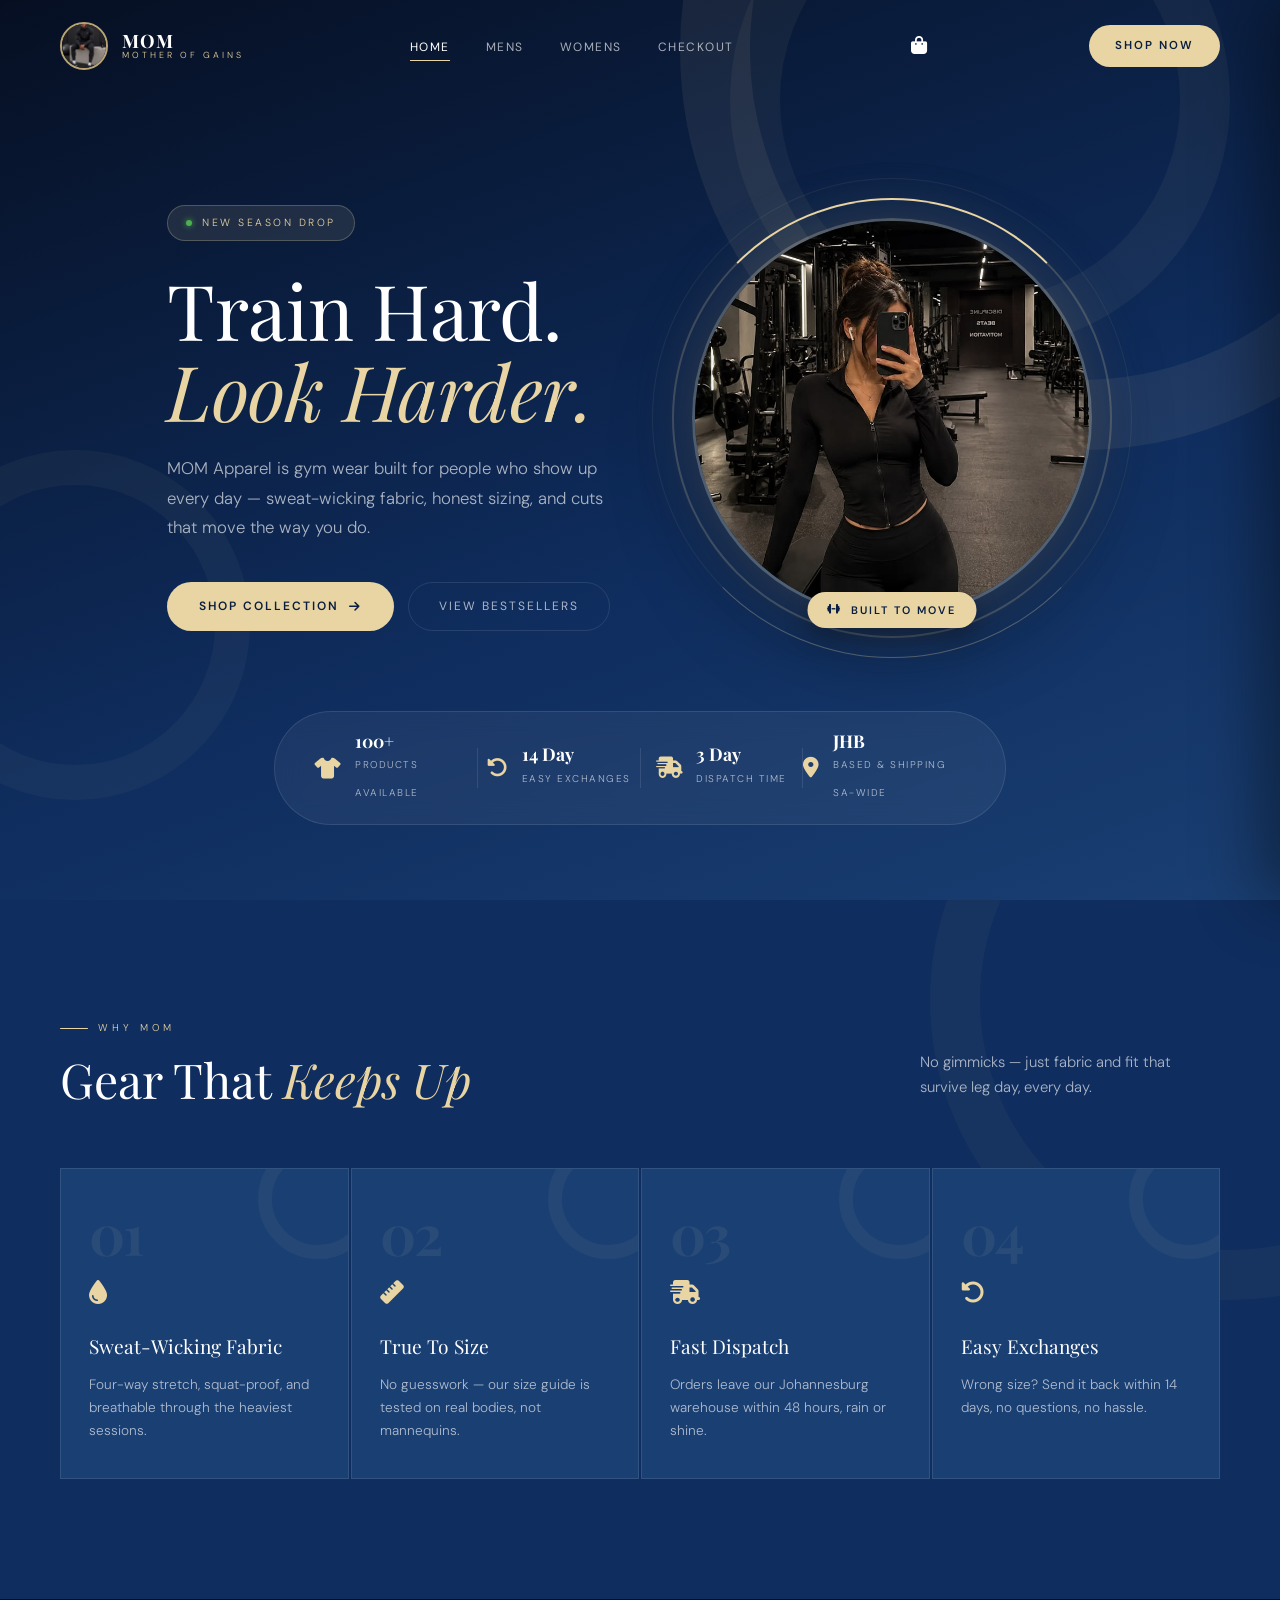
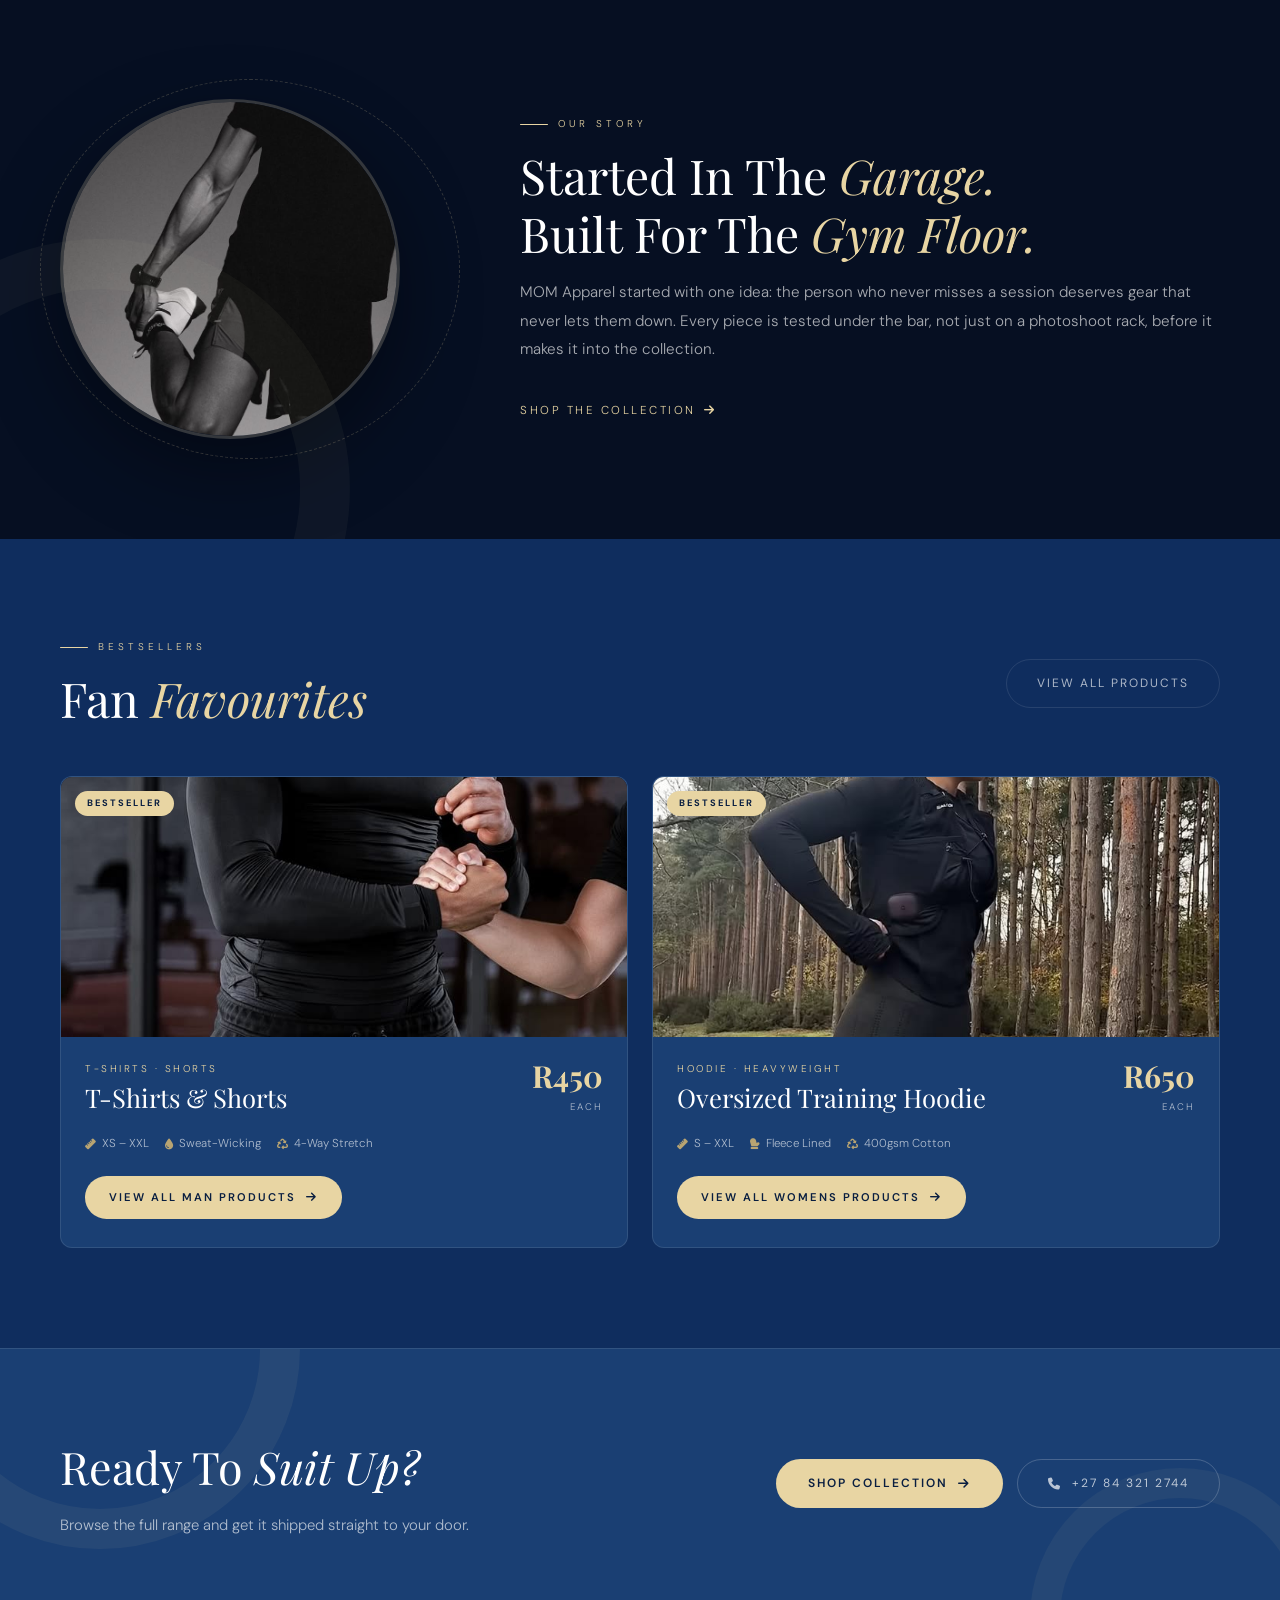
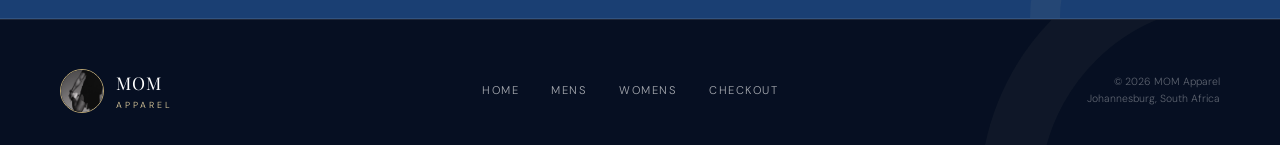
<file: index.html>
<!DOCTYPE html>
<html lang="en">
<head>
    <meta charset="UTF-8">
    <meta name="viewport" content="width=device-width, initial-scale=1.0">
    <title>MOM Apparel — Mother of Gains</title>
    <meta name="description" content="MOM Apparel is Johannesburg-based gym wear built for people who train every day. Sweat-wicking fabric, true-to-size fits, and fast SA-wide dispatch.">
    <meta property="og:title" content="MOM Apparel — Mother of Gains">
    <meta property="og:description" content="Gym wear built for people who show up every day. Shop leggings, hoodies, tanks and shorts made for training.">
    <meta property="og:type" content="website">
    <meta property="og:image" content="Womans-Product/Woman5.jpg">
    <link rel="icon" href="favicon.ico">
    <link rel="preconnect" href="https://fonts.googleapis.com">
    <link rel="preconnect" href="https://fonts.gstatic.com" crossorigin>
    <link href="https://fonts.googleapis.com/css2?family=Playfair+Display:ital,wght@0,400;0,700;1,400&family=DM+Sans:wght@300;400;500;600&display=swap" rel="stylesheet">
    <link rel="stylesheet" href="https://cdnjs.cloudflare.com/ajax/libs/font-awesome/6.5.0/css/all.min.css">
    <link rel="stylesheet" href="sameline-shared.css">
    <link rel="stylesheet" href="index.css">
</head>
<body>

<!-- HEADER -->
<header id="header">
    <nav class="navbar">
        <a href="index.html" class="nav-logo">
            <img src="Mans-Product/Man3.jpg" alt="MOM Apparel" class="nav-logo-img">
            <div class="nav-logo-text">
                <span class="logo-name">MOM</span>
                <span class="logo-tagline">Mother of Gains</span>
            </div>
        </a>
        <ul class="nav-menu">
            <li><a href="index.html" class="nav-link active">Home</a></li>
            <li><a href="Mens.html" class="nav-link">Mens</a></li>
            <li><a href="Womens.html" class="nav-link">Womens</a></li>
            <li><a href="Checkout.html" class="nav-link">Checkout</a></li>
        </ul>
        <button type="button" class="cart-nav-trigger" aria-label="Open cart">
            <i class="fa-solid fa-bag-shopping"></i>
            <span class="cart-count-badge">0</span>
        </button>
        <a href="Womens.html" class="nav-cta">Shop Now</a>
        <button class="mobile-toggle" id="mobileToggle" aria-label="Menu">
            <span></span><span></span><span></span>
        </button>
    </nav>
    <div class="mobile-nav" id="mobileNav">
        <ul>
            <li><a href="index.html">Home</a></li>
            <li><a href="Mens.html">Mens</a></li>
            <li><a href="Womens.html">Womens</a></li>
            <li><a href="Checkout.html" class="cream-link">Checkout</a></li>
        </ul>
    </div>
</header>

<main>

    <!-- HERO -->
    <section class="hero">
        <div class="hero-arcs" aria-hidden="true">
            <div class="arc arc-1"></div>
            <div class="arc arc-2"></div>
            <div class="arc arc-3"></div>
        </div>

        <div class="section-content hero-inner">
            <div class="hero-text">
                <div class="hero-badge">
                    <span class="badge-dot"></span>
                    New Season Drop
                </div>
                <h1 class="hero-title">
                    Train Hard.<br>
                    <em>Look Harder.</em>
                </h1>
                <p class="hero-desc">
                    MOM Apparel is gym wear built for people who show up every day — sweat-wicking fabric, honest sizing, and cuts that move the way you do.
                </p>
                <div class="hero-actions">
                    <a href="Womens.html" class="btn-primary">Shop Collection <i class="fa-solid fa-arrow-right"></i></a>
                    <a href="#bestsellers" class="btn-outline">View Bestsellers</a>
                </div>
            </div>

            <div class="hero-visual">
                <div class="hero-logo-frame">
                    <img src="Womans-Product/Woman5.jpg" alt="MOM Apparel gym wear">
                    <div class="hero-tagline-badge">
                        <i class="fa-solid fa-dumbbell"></i>
                        Built To Move
                    </div>
                </div>
            </div>
        </div>

        <div class="section-content">
            <div class="stats-bar">
                <div class="stat-item">
                    <i class="fa-solid fa-shirt stat-icon"></i>
                    <div>
                        <strong>100+</strong>
                        <span>Products Available</span>
                    </div>
                </div>
                <div class="stat-sep"></div>
                <div class="stat-item">
                    <i class="fa-solid fa-rotate-left stat-icon"></i>
                    <div>
                        <strong>14 Day</strong>
                        <span>Easy Exchanges</span>
                    </div>
                </div>
                <div class="stat-sep"></div>
                <div class="stat-item">
                    <i class="fa-solid fa-truck-fast stat-icon"></i>
                    <div>
                        <strong>3 Day</strong>
                        <span>Dispatch Time</span>
                    </div>
                </div>
                <div class="stat-sep"></div>
                <div class="stat-item">
                    <i class="fa-solid fa-location-dot stat-icon"></i>
                    <div>
                        <strong>JHB</strong>
                        <span>Based & Shipping SA-Wide</span>
                    </div>
                </div>
            </div>
        </div>
    </section>

    <!-- WHY US -->
    <section class="why-section">
        <div class="section-content">
            <div class="why-header">
                <div>
                    <span class="eyebrow">Why MOM</span>
                    <h2 class="section-title">Gear That <em>Keeps Up</em></h2>
                </div>
                <p class="why-intro">No gimmicks — just fabric and fit that survive leg day, every day.</p>
            </div>

            <div class="why-grid">
                <div class="why-card">
                    <div class="why-num">01</div>
                    <div class="why-icon"><i class="fa-solid fa-droplet"></i></div>
                    <h3>Sweat-Wicking Fabric</h3>
                    <p>Four-way stretch, squat-proof, and breathable through the heaviest sessions.</p>
                </div>
                <div class="why-card">
                    <div class="why-num">02</div>
                    <div class="why-icon"><i class="fa-solid fa-ruler"></i></div>
                    <h3>True To Size</h3>
                    <p>No guesswork — our size guide is tested on real bodies, not mannequins.</p>
                </div>
                <div class="why-card">
                    <div class="why-num">03</div>
                    <div class="why-icon"><i class="fa-solid fa-truck-fast"></i></div>
                    <h3>Fast Dispatch</h3>
                    <p>Orders leave our Johannesburg warehouse within 48 hours, rain or shine.</p>
                </div>
                <div class="why-card">
                    <div class="why-num">04</div>
                    <div class="why-icon"><i class="fa-solid fa-rotate-left"></i></div>
                    <h3>Easy Exchanges</h3>
                    <p>Wrong size? Send it back within 14 days, no questions, no hassle.</p>
                </div>
            </div>
        </div>
    </section>

    <!-- ABOUT STRIP -->
    <section class="about-strip">
        <div class="section-content about-strip-inner">
            <div class="about-strip-img">
                <img src="Mans-Product/Man4.jpg" alt="MOM Apparel">
            </div>
            <div class="about-strip-text">
                <span class="eyebrow">Our Story</span>
                <h2 class="section-title">Started In The <em>Garage.</em><br>Built For The <em>Gym Floor.</em></h2>
                <p>MOM Apparel started with one idea: the person who never misses a session deserves gear that never lets them down. Every piece is tested under the bar, not just on a photoshoot rack, before it makes it into the collection.</p>
                <a href="Womens.html" class="text-link">Shop the collection <i class="fa-solid fa-arrow-right"></i></a>
            </div>
        </div>
    </section>

    <!-- BESTSELLERS -->
    <section class="fleet-section" id="bestsellers">
        <div class="section-content">
            <div class="fleet-header">
                <div>
                    <span class="eyebrow">Bestsellers</span>
                    <h2 class="section-title">Fan <em>Favourites</em></h2>
                </div>
                <a href="Mens.html" class="btn-outline">View All Products</a>
            </div>

            <div class="car-grid">
                <div class="car-card">
                    <div class="car-badge">Bestseller</div>
                    <div class="car-images">
                        <img src="Mans-Product/Man1.jpg" alt="T-Shirts & Shorts">
                        <img src="Mans-Product/Man2.jpg" alt="T-Shirts & Shorts">
                        <img src="Mans-Product/Man3.jpg" alt="T-Shirts & Shorts">
                    </div>
                    <div class="car-body">
                        <div class="car-top">
                            <div>
                                <span class="car-type">T-Shirts · Shorts</span>
                                <h3 class="car-name">T-Shirts & Shorts</h3>
                            </div>
                            <div class="car-price-block">
                                <span class="price-num">R450</span>
                                <span class="price-unit">each</span>
                            </div>
                        </div>
                        <div class="car-specs">
                            <span><i class="fa-solid fa-ruler"></i> XS – XXL</span>
                            <span><i class="fa-solid fa-droplet"></i> Sweat-Wicking</span>
                            <span><i class="fa-solid fa-recycle"></i> 4-Way Stretch</span>
                        </div>
                        <a href="Mens.html?item=tshirt-shorts" class="hire-btn">
                            View All MAN Products <i class="fa-solid fa-arrow-right"></i>
                        </a>
                    </div>
                </div>

                <div class="car-card">
                    <div class="car-badge">Bestseller</div>
                    <div class="car-images">
                        <img src="Womans-Product/Woman4.jpg" alt="Oversized Hoodie front">
                        <img src="Womans-Product/Woman1.jpg" alt="Oversized Hoodie back">
                        <img src="Womans-Product/Woman5.jpg" alt="Oversized Hoodie detail">
                        <img src="Womans-Product/Woman2.jpg" alt="Oversized Hoodie detail">
                    </div>
                    <div class="car-body">
                        <div class="car-top">
                            <div>
                                <span class="car-type">Hoodie · Heavyweight</span>
                                <h3 class="car-name">Oversized Training Hoodie</h3>
                            </div>
                            <div class="car-price-block">
                                <span class="price-num">R650</span>
                                <span class="price-unit">each</span>
                            </div>
                        </div>
                        <div class="car-specs">
                            <span><i class="fa-solid fa-ruler"></i> S – XXL</span>
                            <span><i class="fa-solid fa-mitten"></i> Fleece Lined</span>
                            <span><i class="fa-solid fa-recycle"></i> 400gsm Cotton</span>
                        </div>
                        <a href="Womens.html?item=training-hoodie" class="hire-btn">
                            View All WOMENS Products <i class="fa-solid fa-arrow-right"></i>
                        </a>
                    </div>
                </div>
            </div>
        </div>
    </section>

    <!-- CTA BANNER -->
    <section class="cta-banner">
        <div class="cta-arcs" aria-hidden="true">
            <div class="cta-arc cta-arc-1"></div>
            <div class="cta-arc cta-arc-2"></div>
        </div>
        <div class="section-content cta-inner">
            <div class="cta-text">
                <h2>Ready To <em>Suit Up?</em></h2>
                <p>Browse the full range and get it shipped straight to your door.</p>
            </div>
            <div class="cta-actions">
                <a href="Womens.html" class="btn-primary">Shop Collection <i class="fa-solid fa-arrow-right"></i></a>
                <a href="tel:+27843212744" class="btn-outline light"><i class="fa-solid fa-phone"></i> +27 84 321 2744</a>
            </div>
        </div>
    </section>

</main>

<!-- FOOTER -->
<footer class="footer">
    <div class="footer-inner">
        <div class="footer-brand">
            <img src="Mans-Product/Man4.jpg" alt="MOM Apparel" class="footer-logo-img">
            <div class="footer-brand-text">
                <span class="footer-name">MOM</span>
                <span class="footer-tag">Apparel</span>
            </div>
        </div>
        <nav class="footer-links">
            <a href="index.html">Home</a>
            <a href="Mens.html">Mens</a>
            <a href="Womens.html">Womens</a>
            <a href="Checkout.html">Checkout</a>
        </nav>
        <p class="footer-copy">© 2026 MOM Apparel<br>Johannesburg, South Africa</p>
    </div>
</footer>

<script>
document.addEventListener('DOMContentLoaded', () => {
    // Slideshow
    document.querySelectorAll('.car-card').forEach(card => {
        const slides = card.querySelectorAll('.car-images img');
        if (!slides.length) return;
        slides[0].style.opacity = '1';
        let idx = 0;
        setInterval(() => {
            slides[idx].style.opacity = '0';
            idx = (idx + 1) % slides.length;
            slides[idx].style.opacity = '1';
        }, 3000);
    });

    // Header scroll
    const header = document.getElementById('header');
    window.addEventListener('scroll', () => header.classList.toggle('scrolled', window.scrollY > 60));

    // Mobile nav
    const toggleBtn = document.getElementById('mobileToggle');
    const mobileNav = document.getElementById('mobileNav');
    toggleBtn.addEventListener('click', () => {
        toggleBtn.classList.toggle('open');
        mobileNav.classList.toggle('open');
    });
    mobileNav.querySelectorAll('a').forEach(a => a.addEventListener('click', () => {
        toggleBtn.classList.remove('open');
        mobileNav.classList.remove('open');
    }));

    // Scroll reveal
    const io = new IntersectionObserver(entries => {
        entries.forEach(e => { if (e.isIntersecting) e.target.classList.add('visible'); });
    }, { threshold: 0.1 });
    document.querySelectorAll('.why-card, .car-card, .about-strip-img, .about-strip-text, .stat-item, .cta-inner').forEach(el => {
        el.classList.add('reveal'); io.observe(el);
    });
});
</script>
<script src="cart.js"></script>
</body>
</html>
</file>
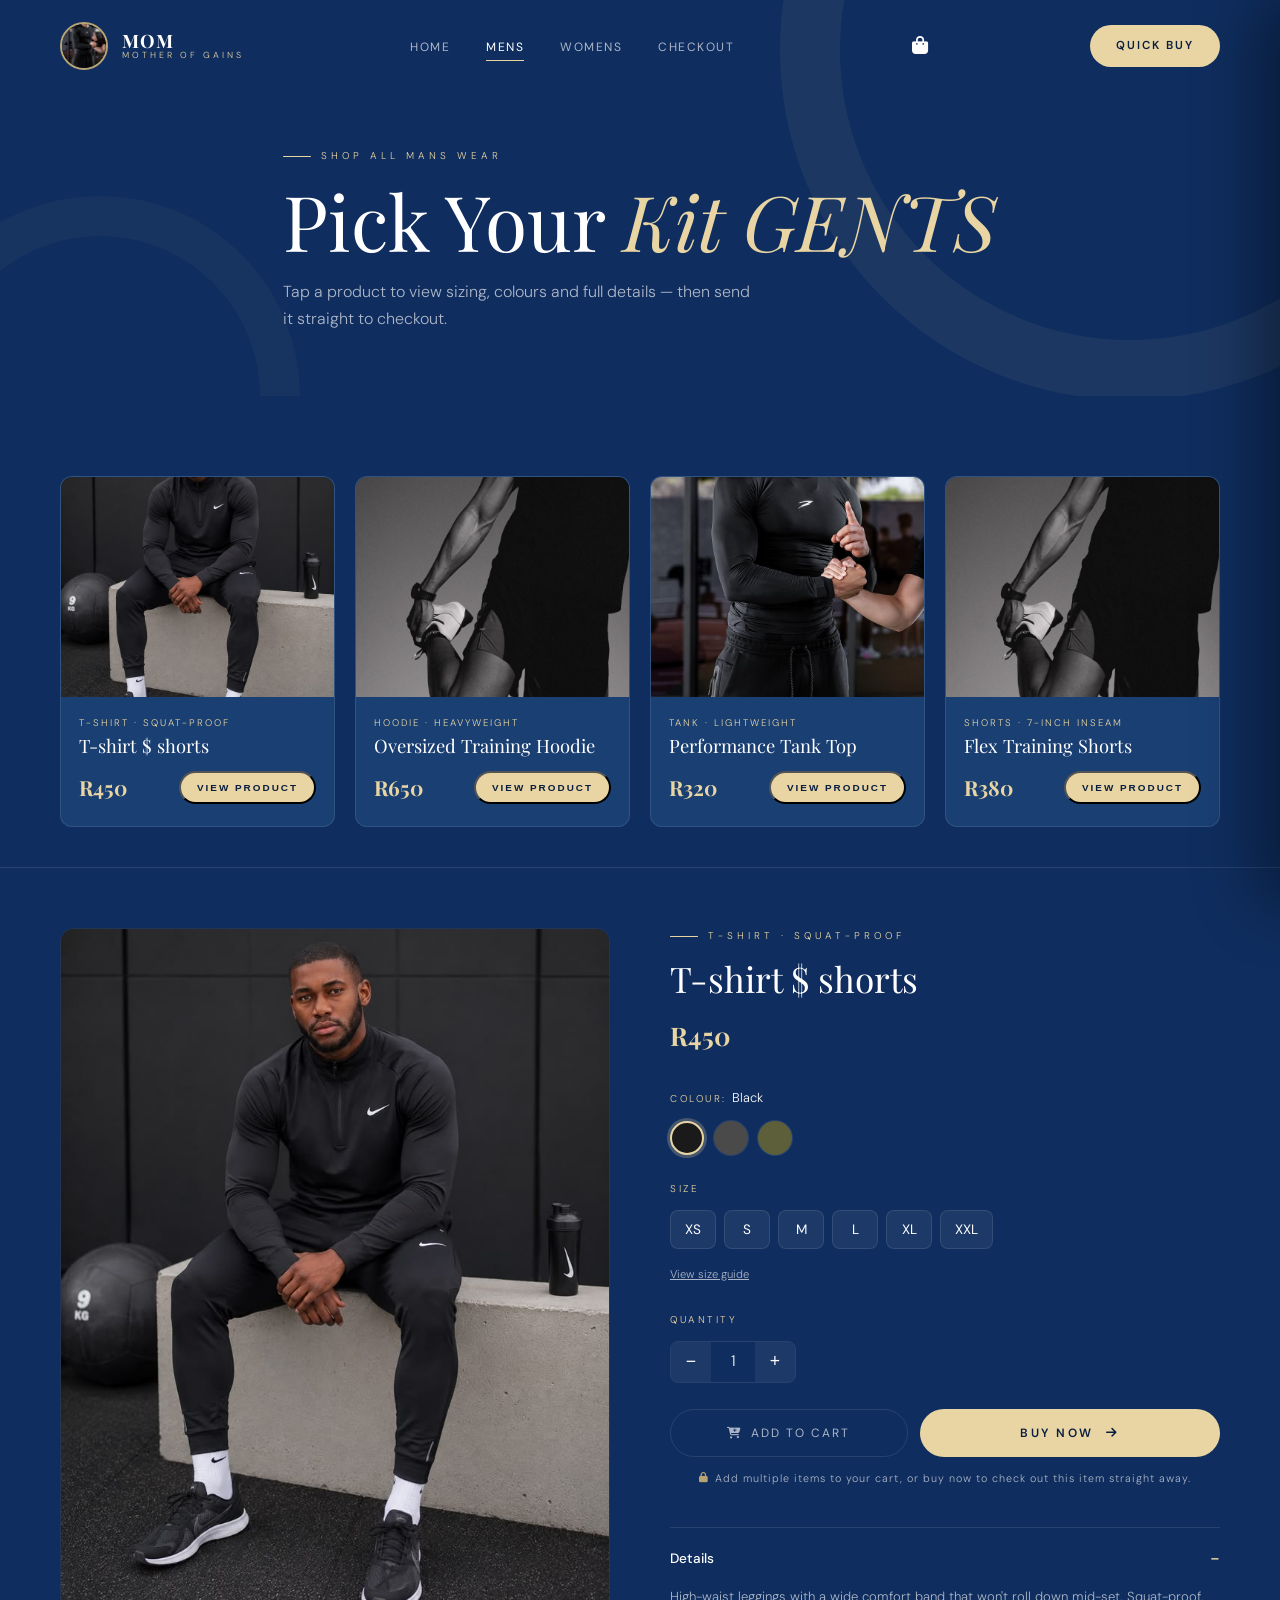
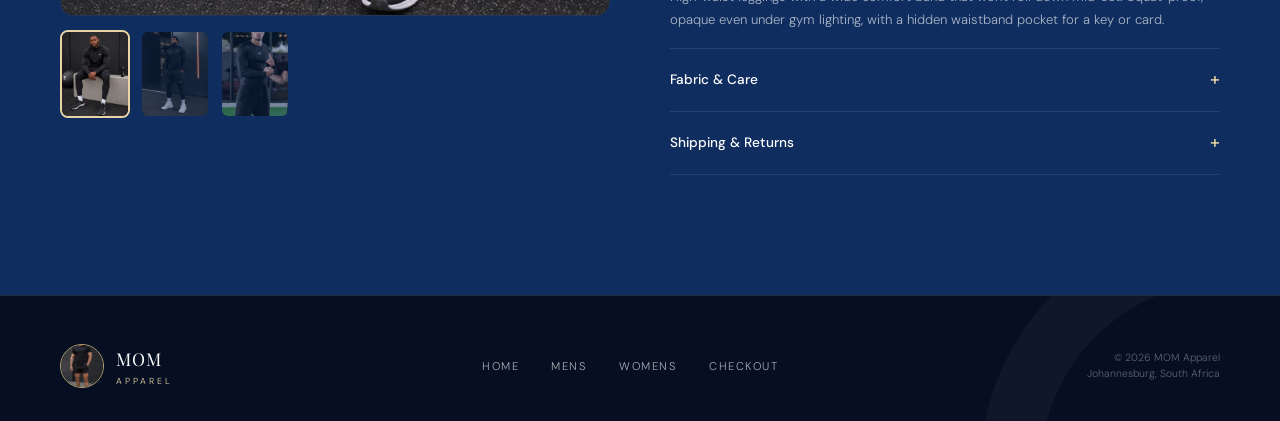
<file: Mens.html>
<!DOCTYPE html>
<html lang="en">
<head>
    <meta charset="UTF-8">
    <meta name="viewport" content="width=device-width, initial-scale=1.0">
    <title>Shop Mens Gym Wear | MOM Apparel</title>
    <meta name="description" content="Shop mens training gear from MOM Apparel — t-shirts, shorts, hoodies and tanks built for the gym floor. Fast dispatch from Johannesburg, shipping SA-wide.">
    <link rel="icon" href="favicon.ico">
    <link rel="preconnect" href="https://fonts.googleapis.com">
    <link rel="preconnect" href="https://fonts.gstatic.com" crossorigin>
    <link href="https://fonts.googleapis.com/css2?family=Playfair+Display:ital,wght@0,400;0,700;1,400&family=DM+Sans:wght@300;400;500;600&display=swap" rel="stylesheet">
    <link rel="stylesheet" href="https://cdnjs.cloudflare.com/ajax/libs/font-awesome/6.5.0/css/all.min.css">
    <link rel="stylesheet" href="sameline-shared.css">
    <link rel="stylesheet" href="Product.css">
</head>
<body>

<header id="header">
    <nav class="navbar">
        <a href="index.html" class="nav-logo">
            <img src="Mans-Product/Man1.jpg" alt="MOM Apparel" class="nav-logo-img">
            <div class="nav-logo-text">
                <span class="logo-name">MOM</span>
                <span class="logo-tagline">Mother of Gains</span>
            </div>
        </a>
        <ul class="nav-menu">
            <li><a href="index.html" class="nav-link">Home</a></li>
            <li><a href="Mens.html" class="nav-link active">Mens</a></li>
            <li><a href="Womens.html" class="nav-link">Womens</a></li>
            <li><a href="Checkout.html" class="nav-link">Checkout</a></li>
        </ul>
        <button type="button" class="cart-nav-trigger" aria-label="Open cart">
            <i class="fa-solid fa-bag-shopping"></i>
            <span class="cart-count-badge">0</span>
        </button>
        <a href="#product-detail" class="nav-cta">Quick Buy</a>
        <button class="mobile-toggle" id="mobileToggle" aria-label="Menu"><span></span><span></span><span></span></button>
    </nav>
    <div class="mobile-nav" id="mobileNav">
        <ul>
            <li><a href="index.html">Home</a></li>
            <li><a href="Mens.html">Mens</a></li>
            <li><a href="Womens.html">Womens</a></li>
            <li><a href="Checkout.html" class="cream-link">Checkout</a></li>
        </ul>
    </div>
</header>

<main>
    <!-- PAGE HERO -->
    <section class="page-hero">
        <div class="page-hero-bg">
            <div class="page-hero-arc-1"></div>
            <div class="page-hero-arc-2"></div>
        </div>
        <div class="section-content page-hero-content">
            <span class="eyebrow">Shop All MANS WEAR</span>
            <h1 class="page-hero-title">Pick Your <em>Kit GENTS</em></h1>
            <p class="page-hero-sub">Tap a product to view sizing, colours and full details — then send it straight to checkout.</p>
        </div>
    </section>

    <!-- CATALOG -->
    <section class="catalog-section">
        <div class="section-content">
            <div class="catalog-grid" id="catalogGrid"></div>
        </div>
    </section>

    <!-- PRODUCT DETAIL -->
    <section class="product-detail-section" id="product-detail">
        <div class="section-content product-detail-grid">

            <!-- Gallery -->
            <div class="pd-gallery">
                <div class="pd-main-image">
                    <img id="pdMainImg" src="Mans-Product/Man1.jpg" alt="Product image">
                </div>
                <div class="pd-thumbs" id="pdThumbs"></div>
            </div>

            <!-- Info -->
            <div class="pd-info">
                <span class="eyebrow" id="pdCategory">Leggings</span>
                <h2 class="pd-title" id="pdTitle">Sculpt High-Waist Leggings</h2>
                <div class="pd-price" id="pdPrice">R450</div>

                <div class="pd-option-group">
                    <label>Colour: <span id="pdColourName">Black</span></label>
                    <div class="pd-swatches" id="pdColours"></div>
                </div>

                <div class="pd-option-group">
                    <label>Size</label>
                    <div class="pd-sizes" id="pdSizes"></div>
                    <p class="pd-size-error-msg" id="pdSizeError">Please select a size before buying.</p>
                    <a href="#size-guide" class="pd-size-guide">View size guide</a>
                </div>

                <div class="pd-option-group">
                    <label>Quantity</label>
                    <div class="pd-qty">
                        <button type="button" id="pdQtyMinus">−</button>
                        <span id="pdQtyVal">1</span>
                        <button type="button" id="pdQtyPlus">+</button>
                    </div>
                </div>

                <div class="pd-action-row">
                    <button class="btn-outline pd-addcart-btn" id="pdAddCartBtn" type="button">
                        <i class="fa-solid fa-cart-plus"></i> Add to Cart
                    </button>
                    <button class="submit-btn pd-buy-btn" id="pdBuyBtn" type="button">
                        Buy Now <i class="fa-solid fa-arrow-right"></i>
                    </button>
                </div>
                <p class="form-note"><i class="fa-solid fa-lock"></i> Add multiple items to your cart, or buy now to check out this item straight away.</p>

                <div class="pd-accordion" id="size-guide">
                    <details open>
                        <summary>Details</summary>
                        <p id="pdDetails">Description loading…</p>
                    </details>
                    <details>
                        <summary>Fabric & Care</summary>
                        <p>Squat-proof 4-way stretch blend. Cold machine wash, hang dry, do not tumble dry or iron directly on prints.</p>
                    </details>
                    <details>
                        <summary>Shipping & Returns</summary>
                        <p>Free delivery on orders over R650. Dispatched within 48 hours from Johannesburg. Unworn items with tags can be exchanged within 14 days.</p>
                    </details>
                </div>
            </div>
        </div>
    </section>
</main>

<footer class="footer">
    <div class="footer-inner">
        <div class="footer-brand">
            <img src="Mans-Product/Man5.jpg" alt="MOM Apparel" class="footer-logo-img">
            <div class="footer-brand-text">
                <span class="footer-name">MOM</span>
                <span class="footer-tag">Apparel</span>
            </div>
        </div>
        <nav class="footer-links">
            <a href="index.html">Home</a>
            <a href="Mens.html">Mens</a>
            <a href="Womens.html">Womens</a>
            <a href="Checkout.html">Checkout</a>
        </nav>
        <p class="footer-copy">© 2026 MOM Apparel<br>Johannesburg, South Africa</p>
    </div>
</footer>

<script>
const PRODUCTS = {
    "tshirt-shorts": {
        name: "T-shirt $ shorts",
        category: "T-shirt · Squat-Proof",
        price: 450,
        sizes: ["XS","S","M","L","XL","XXL"],
        colours: [
            { name: "Black", hex: "#1a1a1a" },
            { name: "Charcoal", hex: "#4a4a4a" },
            { name: "Olive", hex: "#5c5f3a" }
        ],
        images: ["Mans-Product/Man3.jpg","Mans-Product/Man2.jpg","Mans-Product/Man1.jpg"],
        details: "High-waist leggings with a wide comfort band that won't roll down mid-set. Squat-proof, opaque even under gym lighting, with a hidden waistband pocket for a key or card."
    },
    "training-hoodie": {
        name: "Oversized Training Hoodie",
        category: "Hoodie · Heavyweight",
        price: 650,
        sizes: ["S","M","L","XL","XXL"],
        colours: [
            { name: "Black", hex: "#1a1a1a" },
            { name: "Grey", hex: "#8a8a8a" },
            { name: "Navy", hex: "#0f2d5e" }
        ],
        images: ["Mans-Product/Man4.jpg","Mans-Product/Man1.jpg","Mans-Product/Man2.jpg"],
        details: "Oversized fit, 400gsm brushed fleece hoodie built for warm-ups and walking out the gym. Kangaroo pocket, ribbed cuffs, drawcord hood."
    },
    "performance-tank": {
        name: "Performance Tank Top",
        category: "Tank · Lightweight",
        price: 320,
        sizes: ["XS","S","M","L","XL","XXL"],
        colours: [
            { name: "Black", hex: "#1a1a1a" },
            { name: "White", hex: "#f4f0e8" },
            { name: "Sand", hex: "#c9b78a" }
        ],
        images: ["Mans-Product/Man1.jpg","Mans-Product/Man2.jpg","Mans-Product/Man3.jpg"],
        details: "Drop-arm racerback tank in an ultralight breathable mesh blend. Built for range of motion on push day without any fabric bunching."
    },
    "flex-shorts": {
        name: "Flex Training Shorts",
        category: "Shorts · 7-Inch Inseam",
        price: 380,
        sizes: ["S","M","L","XL","XXL"],
        colours: [
            { name: "Black", hex: "#1a1a1a" },
            { name: "Charcoal", hex: "#4a4a4a" },
            { name: "Army Green", hex: "#4b5a3a" }
        ],
        images: ["Mans-Product/Man4.jpg","Mans-Product/Man3.jpg","Mans-Product/Man1.jpg"],
        details: "7-inch inseam training shorts with a built-in liner and zip pocket. Four-way stretch side panels for deep squats and lunges."
    }
};

let state = { key: null, colour: 0, size: null, qty: 1 };

function renderCatalog() {
    const grid = document.getElementById('catalogGrid');
    grid.innerHTML = '';
    Object.entries(PRODUCTS).forEach(([key, p]) => {
        const card = document.createElement('div');
        card.className = 'catalog-card';
        card.innerHTML = `
            <div class="catalog-img"><img src="${p.images[0]}" alt="${p.name}"></div>
            <div class="catalog-body">
                <span class="car-type">${p.category}</span>
                <h3 class="car-name">${p.name}</h3>
                <div class="catalog-bottom">
                    <span class="price-num">R${p.price}</span>
                    <button class="hire-btn select-product-btn" data-key="${key}">View Product</button>
                </div>
            </div>`;
        grid.appendChild(card);
    });
    document.querySelectorAll('.select-product-btn').forEach(btn => {
        btn.addEventListener('click', () => {
            selectProduct(btn.dataset.key);
            document.getElementById('product-detail').scrollIntoView({ behavior: 'smooth', block: 'start' });
        });
    });
}

function selectProduct(key) {
    const p = PRODUCTS[key];
    if (!p) return;
    state = { key, colour: 0, size: null, qty: 1 };
    document.getElementById('pdCategory').textContent = p.category;
    document.getElementById('pdTitle').textContent = p.name;
    document.getElementById('pdPrice').textContent = 'R' + p.price;
    document.getElementById('pdDetails').textContent = p.details;
    document.getElementById('pdMainImg').src = p.images[0];
    document.getElementById('pdMainImg').alt = p.name;

    const thumbs = document.getElementById('pdThumbs');
    thumbs.innerHTML = '';
    p.images.forEach((img, i) => {
        const t = document.createElement('img');
        t.src = img; t.alt = p.name + ' view ' + (i+1);
        t.className = i === 0 ? 'active' : '';
        t.addEventListener('click', () => {
            document.getElementById('pdMainImg').src = img;
            thumbs.querySelectorAll('img').forEach(x => x.classList.remove('active'));
            t.classList.add('active');
        });
        thumbs.appendChild(t);
    });

    const coloursEl = document.getElementById('pdColours');
    coloursEl.innerHTML = '';
    p.colours.forEach((c, i) => {
        const sw = document.createElement('button');
        sw.type = 'button';
        sw.className = 'swatch' + (i === 0 ? ' active' : '');
        sw.style.background = c.hex;
        sw.title = c.name;
        sw.addEventListener('click', () => {
            state.colour = i;
            document.getElementById('pdColourName').textContent = c.name;
            coloursEl.querySelectorAll('.swatch').forEach(s => s.classList.remove('active'));
            sw.classList.add('active');
        });
        coloursEl.appendChild(sw);
    });
    document.getElementById('pdColourName').textContent = p.colours[0].name;

    const sizesEl = document.getElementById('pdSizes');
    sizesEl.innerHTML = '';
    p.sizes.forEach(s => {
        const b = document.createElement('button');
        b.type = 'button';
        b.className = 'size-btn';
        b.textContent = s;
        b.addEventListener('click', () => {
            state.size = s;
            sizesEl.querySelectorAll('.size-btn').forEach(x => x.classList.remove('active'));
            b.classList.add('active');
            sizesEl.classList.remove('size-error');
            document.getElementById('pdSizeError').classList.remove('visible');
        });
        sizesEl.appendChild(b);
    });

    document.getElementById('pdQtyVal').textContent = '1';
    sizesEl.classList.remove('size-error');
    document.getElementById('pdSizeError').classList.remove('visible');
}

document.addEventListener('DOMContentLoaded', () => {
    renderCatalog();
    const firstKey = Object.keys(PRODUCTS)[0];

    document.getElementById('pdQtyMinus').addEventListener('click', () => {
        state.qty = Math.max(1, state.qty - 1);
        document.getElementById('pdQtyVal').textContent = state.qty;
    });
    document.getElementById('pdQtyPlus').addEventListener('click', () => {
        state.qty = Math.min(10, state.qty + 1);
        document.getElementById('pdQtyVal').textContent = state.qty;
    });

    function validateSizeSelected() {
        if (!state.size) {
            document.getElementById('pdSizes').classList.add('size-error');
            document.getElementById('pdSizeError').classList.add('visible');
            document.getElementById('pdSizes').scrollIntoView({ behavior: 'smooth', block: 'center' });
            return false;
        }
        return true;
    }

    function buildCartItem() {
        const p = PRODUCTS[state.key];
        return {
            key: 'mens-' + state.key,
            name: p.name,
            price: p.price,
            colour: p.colours[state.colour].name,
            size: state.size,
            qty: state.qty,
            image: p.images[0]
        };
    }

    function showToast(message) {
        let toast = document.getElementById('pdToast');
        if (!toast) {
            toast = document.createElement('div');
            toast.id = 'pdToast';
            toast.className = 'pd-toast';
            document.body.appendChild(toast);
        }
        toast.innerHTML = '<i class="fa-solid fa-circle-check"></i> ' + message;
        toast.classList.add('visible');
        clearTimeout(window._pdToastTimer);
        window._pdToastTimer = setTimeout(() => toast.classList.remove('visible'), 2500);
    }

    document.getElementById('pdAddCartBtn').addEventListener('click', () => {
        if (!validateSizeSelected()) return;
        addToCart(buildCartItem());
        showToast('Added to cart');
    });

    document.getElementById('pdBuyBtn').addEventListener('click', () => {
        if (!validateSizeSelected()) return;
        addToCart(buildCartItem());
        window.location.href = 'Checkout.html';
    });

    // Header
    const header = document.getElementById('header');
    window.addEventListener('scroll', () => header.classList.toggle('scrolled', window.scrollY > 60));
    const tb = document.getElementById('mobileToggle'), mn = document.getElementById('mobileNav');
    tb.addEventListener('click', () => { tb.classList.toggle('open'); mn.classList.toggle('open'); });
    mn.querySelectorAll('a').forEach(a => a.addEventListener('click', () => { tb.classList.remove('open'); mn.classList.remove('open'); }));

    // Pre-select from URL if index.html linked with ?item=
    const params = new URLSearchParams(window.location.search);
    const urlItem = params.get('item');
    selectProduct(urlItem && PRODUCTS[urlItem] ? urlItem : firstKey);

    // Reveal
    const io = new IntersectionObserver(entries => entries.forEach(e => { if (e.isIntersecting) e.target.classList.add('visible'); }), { threshold: 0.1 });
    document.querySelectorAll('.catalog-card, .pd-gallery, .pd-info').forEach(el => { el.classList.add('reveal'); io.observe(el); });
});
</script>
<script src="cart.js"></script>
</body>
</html>
</file>
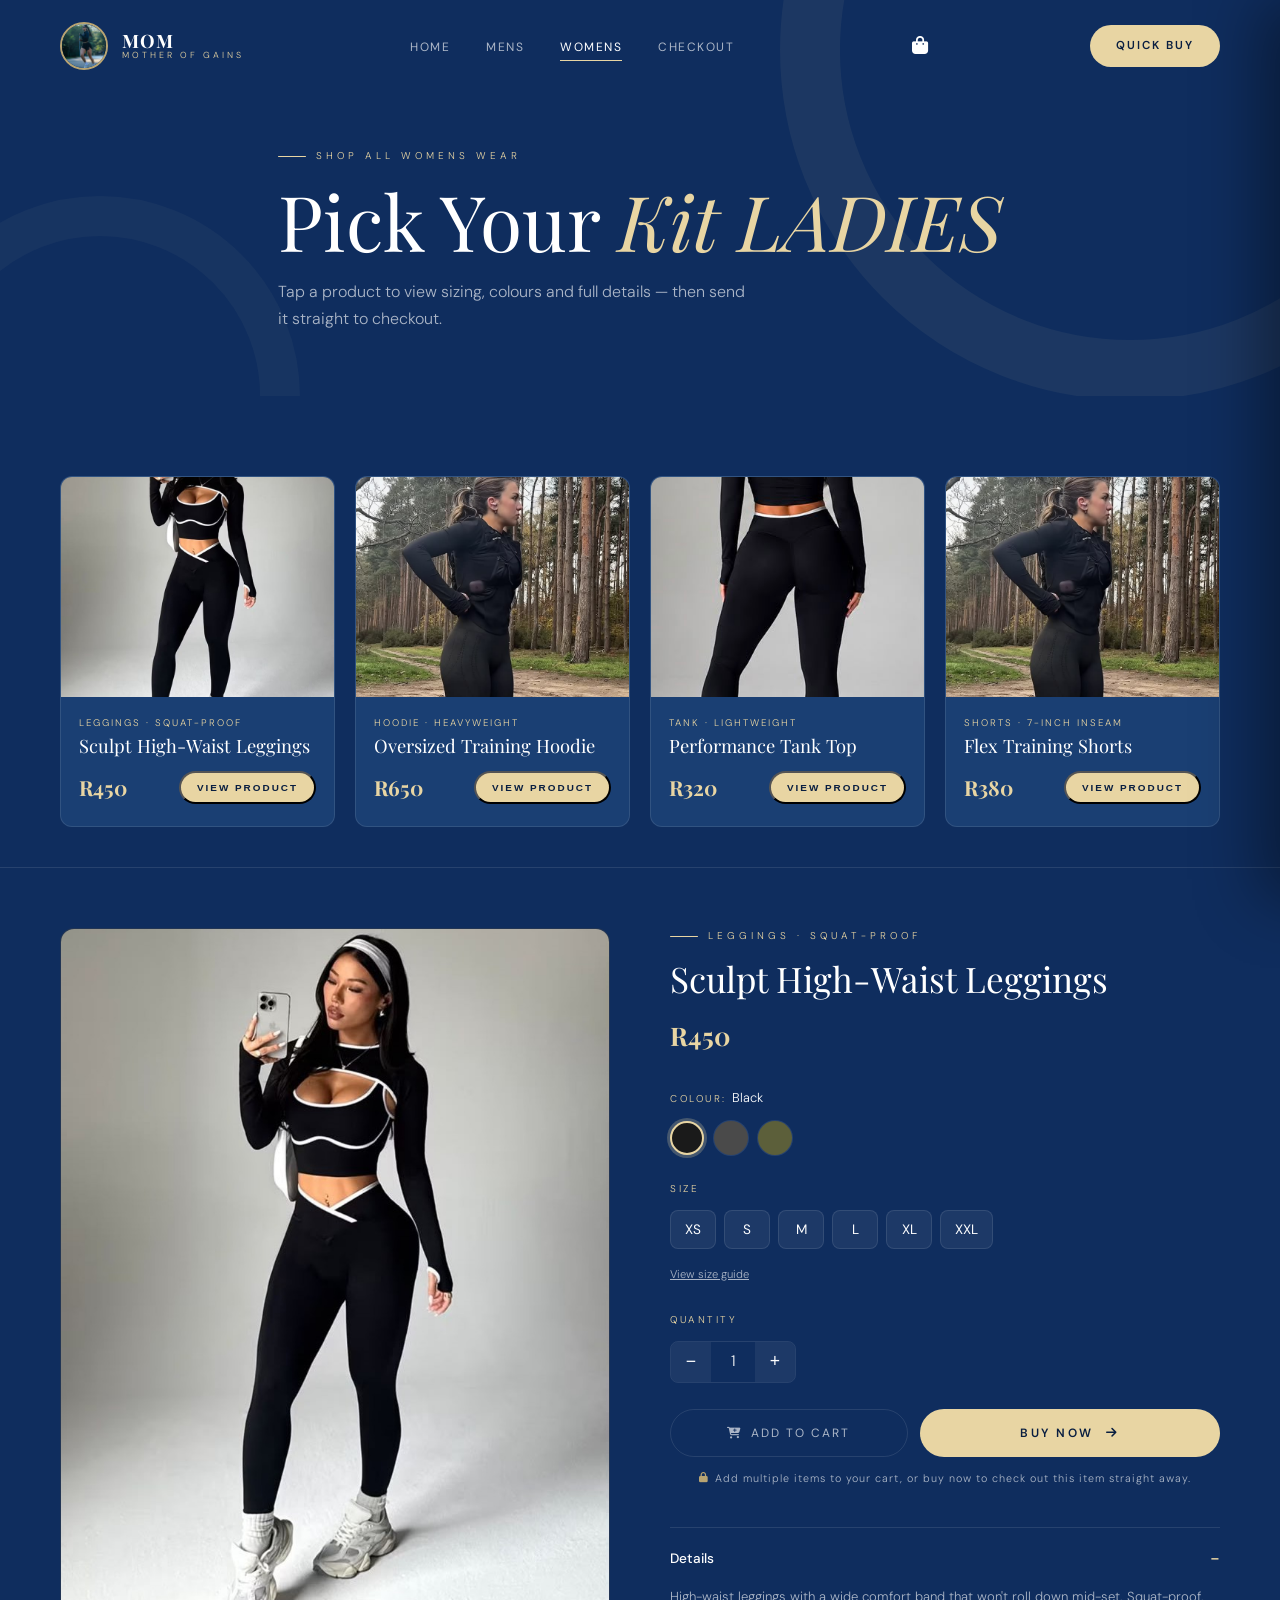
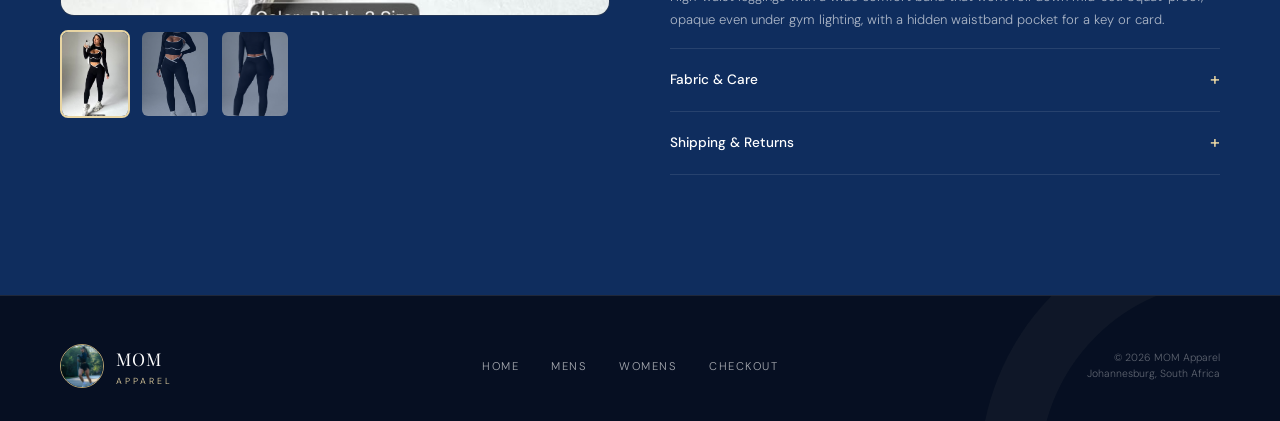
<file: Womens.html>
<!DOCTYPE html>
<html lang="en">
<head>
    <meta charset="UTF-8">
    <meta name="viewport" content="width=device-width, initial-scale=1.0">
    <title>Shop Womens Gym Wear | MOM Apparel</title>
    <meta name="description" content="Shop womens training gear from MOM Apparel — leggings, hoodies, tanks and shorts built for the gym floor. Fast dispatch from Johannesburg, shipping SA-wide.">
    <link rel="icon" href="favicon.ico">
    <link rel="preconnect" href="https://fonts.googleapis.com">
    <link rel="preconnect" href="https://fonts.gstatic.com" crossorigin>
    <link href="https://fonts.googleapis.com/css2?family=Playfair+Display:ital,wght@0,400;0,700;1,400&family=DM+Sans:wght@300;400;500;600&display=swap" rel="stylesheet">
    <link rel="stylesheet" href="https://cdnjs.cloudflare.com/ajax/libs/font-awesome/6.5.0/css/all.min.css">
    <link rel="stylesheet" href="sameline-shared.css">
    <link rel="stylesheet" href="Product.css">
</head>
<body>

<header id="header">
    <nav class="navbar">
        <a href="index.html" class="nav-logo">
            <img src="Womans-Product/Woman7.jpg" alt="MOM Apparel" class="nav-logo-img">
            <div class="nav-logo-text">
                <span class="logo-name">MOM</span>
                <span class="logo-tagline">Mother of Gains</span>
            </div>
        </a>
        <ul class="nav-menu">
            <li><a href="index.html" class="nav-link">Home</a></li>
            <li><a href="Mens.html" class="nav-link">Mens</a></li>
            <li><a href="Womens.html" class="nav-link active">Womens</a></li>
            <li><a href="Checkout.html" class="nav-link">Checkout</a></li>
        </ul>
        <button type="button" class="cart-nav-trigger" aria-label="Open cart">
            <i class="fa-solid fa-bag-shopping"></i>
            <span class="cart-count-badge">0</span>
        </button>
        <a href="#product-detail" class="nav-cta">Quick Buy</a>
        <button class="mobile-toggle" id="mobileToggle" aria-label="Menu"><span></span><span></span><span></span></button>
    </nav>
    <div class="mobile-nav" id="mobileNav">
        <ul>
            <li><a href="index.html">Home</a></li>
            <li><a href="Mens.html">Mens</a></li>
            <li><a href="Womens.html">Womens</a></li>
            <li><a href="Checkout.html" class="cream-link">Checkout</a></li>
        </ul>
    </div>
</header>

<main>
    <!-- PAGE HERO -->
    <section class="page-hero">
        <div class="page-hero-bg">
            <div class="page-hero-arc-1"></div>
            <div class="page-hero-arc-2"></div>
        </div>
        <div class="section-content page-hero-content">
            <span class="eyebrow">Shop All WOMENS WEAR</span>
            <h1 class="page-hero-title">Pick Your <em>Kit LADIES</em></h1>
            <p class="page-hero-sub">Tap a product to view sizing, colours and full details — then send it straight to checkout.</p>
        </div>
    </section>

    <!-- CATALOG -->
    <section class="catalog-section">
        <div class="section-content">
            <div class="catalog-grid" id="catalogGrid"></div>
        </div>
    </section>

    <!-- PRODUCT DETAIL -->
    <section class="product-detail-section" id="product-detail">
        <div class="section-content product-detail-grid">

            <!-- Gallery -->
            <div class="pd-gallery">
                <div class="pd-main-image">
                    <img id="pdMainImg" src="Womans-Product/Woman1.jpg" alt="Product image">
                </div>
                <div class="pd-thumbs" id="pdThumbs"></div>
            </div>

            <!-- Info -->
            <div class="pd-info">
                <span class="eyebrow" id="pdCategory">Leggings</span>
                <h2 class="pd-title" id="pdTitle">Sculpt High-Waist Leggings</h2>
                <div class="pd-price" id="pdPrice">R450</div>

                <div class="pd-option-group">
                    <label>Colour: <span id="pdColourName">Black</span></label>
                    <div class="pd-swatches" id="pdColours"></div>
                </div>

                <div class="pd-option-group">
                    <label>Size</label>
                    <div class="pd-sizes" id="pdSizes"></div>
                    <p class="pd-size-error-msg" id="pdSizeError">Please select a size before buying.</p>
                    <a href="#size-guide" class="pd-size-guide">View size guide</a>
                </div>

                <div class="pd-option-group">
                    <label>Quantity</label>
                    <div class="pd-qty">
                        <button type="button" id="pdQtyMinus">−</button>
                        <span id="pdQtyVal">1</span>
                        <button type="button" id="pdQtyPlus">+</button>
                    </div>
                </div>

                <div class="pd-action-row">
                    <button class="btn-outline pd-addcart-btn" id="pdAddCartBtn" type="button">
                        <i class="fa-solid fa-cart-plus"></i> Add to Cart
                    </button>
                    <button class="submit-btn pd-buy-btn" id="pdBuyBtn" type="button">
                        Buy Now <i class="fa-solid fa-arrow-right"></i>
                    </button>
                </div>
                <p class="form-note"><i class="fa-solid fa-lock"></i> Add multiple items to your cart, or buy now to check out this item straight away.</p>

                <div class="pd-accordion" id="size-guide">
                    <details open>
                        <summary>Details</summary>
                        <p id="pdDetails">Description loading…</p>
                    </details>
                    <details>
                        <summary>Fabric & Care</summary>
                        <p>Squat-proof 4-way stretch blend. Cold machine wash, hang dry, do not tumble dry or iron directly on prints.</p>
                    </details>
                    <details>
                        <summary>Shipping & Returns</summary>
                        <p>Free delivery on orders over R650. Dispatched within 48 hours from Johannesburg. Unworn items with tags can be exchanged within 14 days.</p>
                    </details>
                </div>
            </div>
        </div>
    </section>
</main>

<footer class="footer">
    <div class="footer-inner">
        <div class="footer-brand">
            <img src="Womans-Product/Woman7.jpg" alt="MOM Apparel" class="footer-logo-img">
            <div class="footer-brand-text">
                <span class="footer-name">MOM</span>
                <span class="footer-tag">Apparel</span>
            </div>
        </div>
        <nav class="footer-links">
           <a href="index.html">Home</a>
            <a href="Mens.html">Mens</a>
            <a href="Womens.html">Womens</a>
            <a href="Checkout.html">Checkout</a>
        </nav>
        <p class="footer-copy">© 2026 MOM Apparel<br>Johannesburg, South Africa</p>
    </div>
</footer>

<script>
const PRODUCTS = {
    "sculpt-leggings": {
        name: "Sculpt High-Waist Leggings",
        category: "Leggings · Squat-Proof",
        price: 450,
        sizes: ["XS","S","M","L","XL","XXL"],
        colours: [
            { name: "Black", hex: "#1a1a1a" },
            { name: "Charcoal", hex: "#4a4a4a" },
            { name: "Olive", hex: "#5c5f3a" }
        ],
        images: ["Womans-Product/Woman3.jpg","Womans-Product/Woman2.jpg","Womans-Product/Woman1.jpg"],
        details: "High-waist leggings with a wide comfort band that won't roll down mid-set. Squat-proof, opaque even under gym lighting, with a hidden waistband pocket for a key or card."
    },
    "training-hoodie": {
        name: "Oversized Training Hoodie",
        category: "Hoodie · Heavyweight",
        price: 650,
        sizes: ["S","M","L","XL","XXL"],
        colours: [
            { name: "Black", hex: "#1a1a1a" },
            { name: "Grey", hex: "#8a8a8a" },
            { name: "Navy", hex: "#0f2d5e" }
        ],
        images: ["Womans-Product/Woman4.jpg","Womans-Product/Woman1.jpg","Womans-Product/Woman2.jpg"],
        details: "Oversized fit, 400gsm brushed fleece hoodie built for warm-ups and walking out the gym. Kangaroo pocket, ribbed cuffs, drawcord hood."
    },
    "performance-tank": {
        name: "Performance Tank Top",
        category: "Tank · Lightweight",
        price: 320,
        sizes: ["XS","S","M","L","XL","XXL"],
        colours: [
            { name: "Black", hex: "#1a1a1a" },
            { name: "White", hex: "#f4f0e8" },
            { name: "Sand", hex: "#c9b78a" }
        ],
        images: ["Womans-Product/Woman1.jpg","Womans-Product/Woman2.jpg","Womans-Product/Woman3.jpg"],
        details: "Drop-arm racerback tank in an ultralight breathable mesh blend. Built for range of motion on push day without any fabric bunching."
    },
    "flex-shorts": {
        name: "Flex Training Shorts",
        category: "Shorts · 7-Inch Inseam",
        price: 380,
        sizes: ["S","M","L","XL","XXL"],
        colours: [
            { name: "Black", hex: "#1a1a1a" },
            { name: "Charcoal", hex: "#4a4a4a" },
            { name: "Army Green", hex: "#4b5a3a" }
        ],
        images: ["Womans-Product/Woman4.jpg","Womans-Product/Woman3.jpg","Womans-Product/Woman1.jpg"],
        details: "7-inch inseam training shorts with a built-in liner and zip pocket. Four-way stretch side panels for deep squats and lunges."
    }
};

let state = { key: null, colour: 0, size: null, qty: 1 };

function renderCatalog() {
    const grid = document.getElementById('catalogGrid');
    grid.innerHTML = '';
    Object.entries(PRODUCTS).forEach(([key, p]) => {
        const card = document.createElement('div');
        card.className = 'catalog-card';
        card.innerHTML = `
            <div class="catalog-img"><img src="${p.images[0]}" alt="${p.name}"></div>
            <div class="catalog-body">
                <span class="car-type">${p.category}</span>
                <h3 class="car-name">${p.name}</h3>
                <div class="catalog-bottom">
                    <span class="price-num">R${p.price}</span>
                    <button class="hire-btn select-product-btn" data-key="${key}">View Product</button>
                </div>
            </div>`;
        grid.appendChild(card);
    });
    document.querySelectorAll('.select-product-btn').forEach(btn => {
        btn.addEventListener('click', () => {
            selectProduct(btn.dataset.key);
            document.getElementById('product-detail').scrollIntoView({ behavior: 'smooth', block: 'start' });
        });
    });
}

function selectProduct(key) {
    const p = PRODUCTS[key];
    if (!p) return;
    state = { key, colour: 0, size: null, qty: 1 };
    document.getElementById('pdCategory').textContent = p.category;
    document.getElementById('pdTitle').textContent = p.name;
    document.getElementById('pdPrice').textContent = 'R' + p.price;
    document.getElementById('pdDetails').textContent = p.details;
    document.getElementById('pdMainImg').src = p.images[0];
    document.getElementById('pdMainImg').alt = p.name;

    const thumbs = document.getElementById('pdThumbs');
    thumbs.innerHTML = '';
    p.images.forEach((img, i) => {
        const t = document.createElement('img');
        t.src = img; t.alt = p.name + ' view ' + (i+1);
        t.className = i === 0 ? 'active' : '';
        t.addEventListener('click', () => {
            document.getElementById('pdMainImg').src = img;
            thumbs.querySelectorAll('img').forEach(x => x.classList.remove('active'));
            t.classList.add('active');
        });
        thumbs.appendChild(t);
    });

    const coloursEl = document.getElementById('pdColours');
    coloursEl.innerHTML = '';
    p.colours.forEach((c, i) => {
        const sw = document.createElement('button');
        sw.type = 'button';
        sw.className = 'swatch' + (i === 0 ? ' active' : '');
        sw.style.background = c.hex;
        sw.title = c.name;
        sw.addEventListener('click', () => {
            state.colour = i;
            document.getElementById('pdColourName').textContent = c.name;
            coloursEl.querySelectorAll('.swatch').forEach(s => s.classList.remove('active'));
            sw.classList.add('active');
        });
        coloursEl.appendChild(sw);
    });
    document.getElementById('pdColourName').textContent = p.colours[0].name;

    const sizesEl = document.getElementById('pdSizes');
    sizesEl.innerHTML = '';
    p.sizes.forEach(s => {
        const b = document.createElement('button');
        b.type = 'button';
        b.className = 'size-btn';
        b.textContent = s;
        b.addEventListener('click', () => {
            state.size = s;
            sizesEl.querySelectorAll('.size-btn').forEach(x => x.classList.remove('active'));
            b.classList.add('active');
            sizesEl.classList.remove('size-error');
            document.getElementById('pdSizeError').classList.remove('visible');
        });
        sizesEl.appendChild(b);
    });

    document.getElementById('pdQtyVal').textContent = '1';
    sizesEl.classList.remove('size-error');
    document.getElementById('pdSizeError').classList.remove('visible');
}

document.addEventListener('DOMContentLoaded', () => {
    renderCatalog();
    const firstKey = Object.keys(PRODUCTS)[0];

    document.getElementById('pdQtyMinus').addEventListener('click', () => {
        state.qty = Math.max(1, state.qty - 1);
        document.getElementById('pdQtyVal').textContent = state.qty;
    });
    document.getElementById('pdQtyPlus').addEventListener('click', () => {
        state.qty = Math.min(10, state.qty + 1);
        document.getElementById('pdQtyVal').textContent = state.qty;
    });

    function validateSizeSelected() {
        if (!state.size) {
            document.getElementById('pdSizes').classList.add('size-error');
            document.getElementById('pdSizeError').classList.add('visible');
            document.getElementById('pdSizes').scrollIntoView({ behavior: 'smooth', block: 'center' });
            return false;
        }
        return true;
    }

    function buildCartItem() {
        const p = PRODUCTS[state.key];
        return {
            key: 'womens-' + state.key,
            name: p.name,
            price: p.price,
            colour: p.colours[state.colour].name,
            size: state.size,
            qty: state.qty,
            image: p.images[0]
        };
    }

    function showToast(message) {
        let toast = document.getElementById('pdToast');
        if (!toast) {
            toast = document.createElement('div');
            toast.id = 'pdToast';
            toast.className = 'pd-toast';
            document.body.appendChild(toast);
        }
        toast.innerHTML = '<i class="fa-solid fa-circle-check"></i> ' + message;
        toast.classList.add('visible');
        clearTimeout(window._pdToastTimer);
        window._pdToastTimer = setTimeout(() => toast.classList.remove('visible'), 2500);
    }

    document.getElementById('pdAddCartBtn').addEventListener('click', () => {
        if (!validateSizeSelected()) return;
        addToCart(buildCartItem());
        showToast('Added to cart');
    });

    document.getElementById('pdBuyBtn').addEventListener('click', () => {
        if (!validateSizeSelected()) return;
        addToCart(buildCartItem());
        window.location.href = 'Checkout.html';
    });

    // Header
    const header = document.getElementById('header');
    window.addEventListener('scroll', () => header.classList.toggle('scrolled', window.scrollY > 60));
    const tb = document.getElementById('mobileToggle'), mn = document.getElementById('mobileNav');
    tb.addEventListener('click', () => { tb.classList.toggle('open'); mn.classList.toggle('open'); });
    mn.querySelectorAll('a').forEach(a => a.addEventListener('click', () => { tb.classList.remove('open'); mn.classList.remove('open'); }));

    // Pre-select from URL if index.html linked with ?item=
    const params = new URLSearchParams(window.location.search);
    const urlItem = params.get('item');
    selectProduct(urlItem && PRODUCTS[urlItem] ? urlItem : firstKey);

    // Reveal
    const io = new IntersectionObserver(entries => entries.forEach(e => { if (e.isIntersecting) e.target.classList.add('visible'); }), { threshold: 0.1 });
    document.querySelectorAll('.catalog-card, .pd-gallery, .pd-info').forEach(el => { el.classList.add('reveal'); io.observe(el); });
});
</script>
<script src="cart.js"></script>
</body>
</html>
</file>
<file: sameline-shared.css>
/* ============================================================
   MOM APPAREL — SHARED STYLES
   Brand: Navy #0f2d5e + Cream Gold #e8d5a3 + White
   Reused from the original shuttle-service template: circular
   arcs, bold serif type, product-card patterns.
   ============================================================ */
 
:root {
    --navy:          #0f2d5e;
    --navy-dark:     #091e40;
    --navy-deeper:   #060f22;
    --navy-mid:      #1a3f73;
    --navy-light:    #254d87;
    --navy-border:   rgba(255,255,255,0.1);
    --cream:         #e8d5a3;
    --cream-light:   #f5ecd0;
    --cream-dim:     #b8a472;
    --cream-glow:    rgba(232, 213, 163, 0.18);
    --white:         #ffffff;
    --white-off:     #f4f0e8;
    --white-dim:     rgba(255, 255, 255, 0.65);
    --white-faint:   rgba(255, 255, 255, 0.07);
    --font-display:  'Playfair Display', serif;
    --font-body:     'DM Sans', sans-serif;
    --max-width:     1240px;
    --ease:          cubic-bezier(0.25, 0.46, 0.45, 0.94);
    --transition:    0.4s var(--ease);
}
 
/* RESET */
*, *::before, *::after { margin: 0; padding: 0; box-sizing: border-box; }
html { scroll-behavior: smooth; }
body {
    font-family: var(--font-body);
    background: var(--navy-deeper);
    color: var(--white);
    overflow-x: hidden;
    font-weight: 300;
    line-height: 1.7;
}
ul { list-style: none; }
a { text-decoration: none; color: inherit; }
img { width: 100%; display: block; }
 
/* LAYOUT */
.section-content {
    max-width: var(--max-width);
    margin: 0 auto;
    padding: 0 40px;
}
 
/* REVEAL */
.reveal {
    opacity: 0;
    transform: translateY(32px);
    transition: opacity 0.75s var(--ease), transform 0.75s var(--ease);
}
.reveal.visible { opacity: 1; transform: translateY(0); }
.reveal-left {
    opacity: 0;
    transform: translateX(-32px);
    transition: opacity 0.75s var(--ease), transform 0.75s var(--ease);
}
.reveal-left.visible { opacity: 1; transform: translateX(0); }
 
/* ============================================================
   HEADER
   ============================================================ */
#header {
    position: fixed; top: 0; left: 0; right: 0;
    z-index: 1000;
    padding: 0;
    transition: var(--transition);
}
#header.scrolled {
    background: rgba(9, 30, 64, 0.96);
    backdrop-filter: blur(24px);
    box-shadow: 0 2px 40px rgba(0,0,0,0.4);
    border-bottom: 1px solid var(--navy-border);
}
.navbar {
    display: flex; align-items: center;
    justify-content: space-between;
    padding: 22px 40px;
    max-width: var(--max-width);
    margin: 0 auto;
    transition: padding var(--transition);
}
#header.scrolled .navbar { padding: 14px 40px; }
 
/* Logo */
.nav-logo {
    display: flex; align-items: center; gap: 14px;
    text-decoration: none; color: inherit;
}
.nav-logo-img {
    width: 48px; height: 48px;
    border-radius: 50%;
    object-fit: cover;
    border: 2px solid var(--cream-dim);
    transition: border-color 0.3s;
    flex-shrink: 0;
}
#header.scrolled .nav-logo-img { width: 40px; height: 40px; }
.nav-logo:hover .nav-logo-img { border-color: var(--cream); }
.nav-logo-text { display: flex; flex-direction: column; line-height: 1.1; }
.logo-name {
    font-family: var(--font-display);
    font-size: 1.15rem; font-weight: 700;
    color: var(--white); letter-spacing: 1px;
}
.logo-tagline {
    font-size: 0.55rem; letter-spacing: 3px;
    text-transform: uppercase; color: var(--cream);
}
 
/* Nav menu */
.nav-menu { display: flex; gap: 4px; }
.nav-link {
    padding: 8px 16px;
    font-size: 0.75rem; font-weight: 400;
    letter-spacing: 1.5px; text-transform: uppercase;
    color: var(--white-dim);
    position: relative; transition: color 0.3s;
}
.nav-link::after {
    content: ''; position: absolute;
    bottom: 2px; left: 16px; right: 16px;
    height: 1px; background: var(--cream);
    transform: scaleX(0); transition: transform 0.3s;
    transform-origin: left;
}
.nav-link:hover, .nav-link.active { color: var(--white); }
.nav-link:hover::after, .nav-link.active::after { transform: scaleX(1); }
 
.nav-cta {
    padding: 11px 26px;
    background: var(--cream); color: var(--navy-dark);
    font-size: 0.72rem; font-weight: 600;
    letter-spacing: 2px; text-transform: uppercase;
    border-radius: 100px;
    transition: var(--transition);
}
.nav-cta:hover {
    background: var(--cream-light);
    box-shadow: 0 0 24px var(--cream-glow), 0 4px 16px rgba(0,0,0,0.2);
    transform: translateY(-1px);
}

/* Cart trigger icon in nav */
.cart-nav-trigger {
    position: relative;
    display: inline-flex; align-items: center; justify-content: center;
    width: 40px; height: 40px;
    color: var(--white); font-size: 1.15rem;
    cursor: pointer; border: none; background: none;
    transition: var(--transition);
}
.cart-nav-trigger:hover { color: var(--cream); }
.cart-count-badge {
    display: none; align-items: center; justify-content: center;
    position: absolute; top: 0px; right: 0px;
    min-width: 17px; height: 17px; padding: 0 4px;
    background: var(--cream); color: var(--navy-dark);
    font-size: 0.62rem; font-weight: 700;
    border-radius: 100px; line-height: 1;
}

/* Cart drawer */
.cart-overlay {
    position: fixed; inset: 0;
    background: rgba(4,10,22,0.6);
    backdrop-filter: blur(2px);
    z-index: 998;
    opacity: 0; pointer-events: none;
    transition: opacity 0.3s ease;
}
.cart-overlay.open { opacity: 1; pointer-events: auto; }

.cart-drawer {
    position: fixed; top: 0; right: 0; bottom: 0;
    width: 420px; max-width: 92vw;
    background: var(--navy-mid);
    border-left: 1px solid var(--navy-border);
    z-index: 999;
    display: flex; flex-direction: column;
    transform: translateX(100%);
    transition: transform 0.35s var(--ease, ease);
    box-shadow: -20px 0 60px rgba(0,0,0,0.4);
}
.cart-drawer.open { transform: translateX(0); }

.cart-drawer-head {
    display: flex; align-items: center; justify-content: space-between;
    padding: 22px 24px;
    border-bottom: 1px solid var(--navy-border);
}
.cart-drawer-head h3 {
    font-family: var(--font-display); font-size: 1.2rem; font-weight: 400;
    color: var(--white); display: flex; align-items: center; gap: 10px;
}
.cart-drawer-head h3 i { color: var(--cream); font-size: 1rem; }
.cart-close-btn {
    background: none; border: none; color: var(--white-dim);
    font-size: 1.6rem; line-height: 1; cursor: pointer; padding: 0 4px;
    transition: var(--transition);
}
.cart-close-btn:hover { color: var(--white); }

.cart-drawer-body {
    flex: 1; overflow-y: auto;
    padding: 20px 24px;
    display: flex; flex-direction: column; gap: 18px;
}
.cart-empty {
    text-align: center; padding: 60px 0; color: var(--white-dim);
}
.cart-empty i { font-size: 2rem; color: var(--cream-dim); margin-bottom: 14px; display: block; }
.cart-empty p { margin-bottom: 14px; font-size: 0.9rem; }

.cart-line {
    display: flex; gap: 14px; align-items: flex-start;
    padding-bottom: 18px; border-bottom: 1px solid var(--navy-border);
}
.cart-line-img {
    width: 64px; height: 80px; object-fit: cover;
    border-radius: 8px; background: var(--navy-dark); flex-shrink: 0;
}
.cart-line-info { flex: 1; display: flex; flex-direction: column; gap: 6px; }
.cart-line-name { font-size: 0.9rem; color: var(--white); font-weight: 500; }
.cart-line-meta { font-size: 0.75rem; color: var(--white-dim); }
.cart-line-qty {
    display: inline-flex; align-items: center; gap: 0;
    border: 1px solid var(--navy-border); border-radius: 8px;
    overflow: hidden; width: fit-content; margin-top: 4px;
}
.cart-line-qty button {
    width: 28px; height: 28px; background: rgba(255,255,255,0.06);
    border: none; color: var(--white); font-size: 0.9rem; cursor: pointer;
}
.cart-line-qty button:hover { background: rgba(232,213,163,0.15); }
.cart-line-qty span { width: 30px; text-align: center; font-size: 0.8rem; color: var(--white); }
.cart-line-right {
    display: flex; flex-direction: column; align-items: flex-end; gap: 10px;
}
.cart-line-price { font-size: 0.88rem; color: var(--cream); font-weight: 600; }
.cart-line-remove {
    background: none; border: none; color: var(--white-dim);
    cursor: pointer; font-size: 0.85rem; transition: var(--transition);
}
.cart-line-remove:hover { color: #e57373; }

.cart-drawer-foot {
    padding: 20px 24px 26px;
    border-top: 1px solid var(--navy-border);
}
.cart-subtotal-row {
    display: flex; justify-content: space-between; align-items: center;
    margin-bottom: 16px;
    font-size: 1rem; color: var(--white);
}
.cart-subtotal-row strong { color: var(--cream); font-family: var(--font-display); font-size: 1.2rem; }
.cart-checkout-btn { width: 100%; text-align: center; display: block; }
.cart-checkout-btn.disabled-link { opacity: 0.4; pointer-events: none; }

@media (max-width: 480px) {
    .cart-drawer { width: 100vw; }
}
 
/* Mobile toggle */
.mobile-toggle {
    display: none; flex-direction: column; gap: 5px;
    background: none; border: none; cursor: pointer; padding: 4px;
}
.mobile-toggle span {
    display: block; width: 22px; height: 1.5px;
    background: var(--white); transition: var(--transition);
    border-radius: 2px;
}
.mobile-toggle.open span:nth-child(1) { transform: translateY(6.5px) rotate(45deg); }
.mobile-toggle.open span:nth-child(2) { opacity: 0; transform: scaleX(0); }
.mobile-toggle.open span:nth-child(3) { transform: translateY(-6.5px) rotate(-45deg); }
 
/* Mobile nav overlay */
.mobile-nav {
    position: fixed; inset: 0; z-index: 999;
    background: var(--navy-deeper);
    display: flex; align-items: center; justify-content: center;
    opacity: 0; pointer-events: none; transition: opacity 0.4s;
    /* Subtle arc bg */
    overflow: hidden;
}
.mobile-nav::before {
    content: ''; position: absolute;
    width: 600px; height: 600px; border-radius: 50%;
    border: 80px solid rgba(232,213,163,0.05);
    right: -200px; top: -200px;
    pointer-events: none;
}
.mobile-nav.open { opacity: 1; pointer-events: all; }
.mobile-nav ul {
    display: flex; flex-direction: column;
    gap: 24px; text-align: center; position: relative; z-index: 2;
}
.mobile-nav a {
    font-family: var(--font-display);
    font-size: 2.6rem; font-style: italic;
    color: rgba(255,255,255,0.5);
    transition: color 0.3s;
}
.mobile-nav a:hover, .mobile-nav .cream-link { color: var(--cream); }
 
/* ============================================================
   BUTTONS
   ============================================================ */
.btn-primary {
    display: inline-flex; align-items: center; gap: 10px;
    padding: 14px 32px;
    background: var(--cream); color: var(--navy-dark);
    font-family: var(--font-body);
    font-size: 0.75rem; font-weight: 600;
    letter-spacing: 2px; text-transform: uppercase;
    border-radius: 100px;
    transition: var(--transition);
    position: relative; overflow: hidden;
    border: none; cursor: pointer;
}
.btn-primary:hover {
    background: var(--cream-light);
    box-shadow: 0 0 28px var(--cream-glow), 0 8px 24px rgba(0,0,0,0.2);
    transform: translateY(-2px);
}
 
.btn-outline {
    display: inline-flex; align-items: center; gap: 10px;
    padding: 13px 30px;
    background: transparent;
    border: 1.5px solid var(--navy-border);
    color: var(--white-dim);
    font-family: var(--font-body);
    font-size: 0.75rem; font-weight: 400;
    letter-spacing: 2px; text-transform: uppercase;
    border-radius: 100px;
    transition: var(--transition);
}
.btn-outline:hover {
    border-color: var(--cream-dim);
    color: var(--cream);
    background: rgba(232,213,163,0.06);
}
.btn-outline.light {
    border-color: rgba(255,255,255,0.2);
    color: rgba(255,255,255,0.7);
}
.btn-outline.light:hover { border-color: var(--cream); color: var(--cream); }
 
/* ============================================================
   SECTION HEADERS
   ============================================================ */
.eyebrow {
    display: flex; align-items: center; gap: 10px;
    font-size: 0.62rem; letter-spacing: 4px;
    text-transform: uppercase; color: var(--cream);
    margin-bottom: 14px;
}
.eyebrow::before {
    content: ''; display: block;
    width: 28px; height: 1px; background: var(--cream);
    border-radius: 2px;
}
 
.section-title {
    font-family: var(--font-display);
    font-size: clamp(2rem, 4vw, 3rem);
    font-weight: 400; line-height: 1.2; color: var(--white);
}
.section-title em {
    font-style: italic; color: var(--cream);
}
 
/* ARC DECORATIVE — logo-inspired circles */
.arc-deco {
    position: absolute; border-radius: 50%;
    pointer-events: none; border-style: solid;
}
 
/* ============================================================
   PAGE HERO (shared across inner pages)
   ============================================================ */
.page-hero {
    min-height: 44vh;
    display: flex; align-items: flex-end;
    padding-bottom: 64px; padding-top: 140px;
    position: relative; overflow: hidden;
    background: var(--navy);
}
.page-hero-bg { position: absolute; inset: 0; pointer-events: none; }
.page-hero-arc-1 {
    position: absolute;
    width: 700px; height: 700px; border-radius: 50%;
    border: 60px solid rgba(232,213,163,0.06);
    top: -300px; right: -200px;
}
.page-hero-arc-2 {
    position: absolute;
    width: 400px; height: 400px; border-radius: 50%;
    border: 40px solid rgba(232,213,163,0.04);
    bottom: -200px; left: -100px;
}
.page-hero-content { position: relative; z-index: 2; }
.page-hero-title {
    font-family: var(--font-display);
    font-size: clamp(2.8rem, 6vw, 5rem);
    font-weight: 400; line-height: 1.08; color: var(--white);
    margin-bottom: 16px;
}
.page-hero-title em {
    font-style: italic; color: var(--cream);
}
.page-hero-sub {
    font-size: 1rem; color: var(--white-dim); max-width: 480px; line-height: 1.7;
}
 
/* ============================================================
   CAR CARDS (used on index + hire page)
   ============================================================ */
.car-grid { display: grid; grid-template-columns: repeat(2, 1fr); gap: 24px; }
 
.car-card {
    background: var(--navy-mid);
    border: 1px solid var(--navy-border);
    overflow: hidden; position: relative;
    border-radius: 12px;
    transition: var(--transition);
}
.car-card:hover {
    border-color: var(--cream-dim);
    transform: translateY(-6px);
    box-shadow: 0 24px 60px rgba(0,0,0,0.4), 0 0 30px var(--cream-glow);
}
.car-badge {
    position: absolute; top: 14px; left: 14px; z-index: 3;
    background: var(--cream); color: var(--navy-dark);
    font-size: 0.58rem; font-weight: 700; letter-spacing: 2px; text-transform: uppercase;
    padding: 5px 12px; border-radius: 100px;
}
.car-images {
    position: relative; width: 100%; height: 260px;
    overflow: hidden; background: var(--navy-dark);
}
.car-images img {
    position: absolute; inset: 0; width: 100%; height: 100%;
    object-fit: cover; opacity: 0; transition: opacity 0.8s ease;
}
.car-body { padding: 24px 24px 28px; }
.car-top { display: flex; justify-content: space-between; align-items: flex-start; margin-bottom: 16px; }
.car-type { font-size: 0.62rem; letter-spacing: 2.5px; text-transform: uppercase; color: var(--cream); display: block; margin-bottom: 5px; }
.car-name { font-family: var(--font-display); font-size: 1.6rem; font-weight: 400; color: var(--white); line-height: 1.15; }
.car-price-block { text-align: right; }
.price-num { font-family: var(--font-display); font-size: 1.9rem; font-weight: 700; color: var(--cream); line-height: 1; display: block; }
.price-unit { font-size: 0.6rem; letter-spacing: 2px; text-transform: uppercase; color: var(--white-dim); }
.car-specs { display: flex; gap: 16px; flex-wrap: wrap; margin-bottom: 22px; }
.car-specs span { font-size: 0.72rem; color: var(--white-dim); display: flex; align-items: center; gap: 6px; }
.car-specs i { color: var(--cream-dim); font-size: 0.68rem; }
 
.hire-btn {
    display: inline-flex; align-items: center; gap: 10px;
    padding: 12px 24px;
    background: var(--cream); color: var(--navy-dark);
    font-size: 0.7rem; font-weight: 600;
    letter-spacing: 2px; text-transform: uppercase;
    border-radius: 100px;
    transition: var(--transition);
}
.hire-btn:hover {
    background: var(--cream-light);
    box-shadow: 0 0 20px var(--cream-glow);
    transform: translateY(-2px);
}
 
/* ============================================================
   FORMS (shared)
   ============================================================ */
.form-group { display: flex; flex-direction: column; gap: 8px; }
.form-group label {
    font-size: 0.62rem; letter-spacing: 2.5px;
    text-transform: uppercase; color: var(--cream);
}
.form-group input,
.form-group textarea,
.form-group select {
    background: rgba(255,255,255,0.06);
    border: 1px solid var(--navy-border);
    color: var(--white);
    padding: 13px 16px;
    font-family: var(--font-body);
    font-size: 0.9rem; font-weight: 300;
    outline: none; transition: 0.3s ease;
    border-radius: 8px;
}
.form-group input::placeholder,
.form-group textarea::placeholder { color: rgba(255,255,255,0.3); }
.form-group input:focus,
.form-group textarea:focus {
    border-color: var(--cream-dim);
    box-shadow: 0 0 0 3px rgba(232,213,163,0.1);
    background: rgba(232,213,163,0.04);
}
.form-group input[type="date"]::-webkit-calendar-picker-indicator { filter: invert(0.7); cursor: pointer; }
 
.submit-btn {
    display: inline-flex; align-items: center; justify-content: center; gap: 12px;
    padding: 16px 36px;
    background: var(--cream); color: var(--navy-dark);
    font-family: var(--font-body);
    font-size: 0.75rem; font-weight: 600;
    letter-spacing: 2.5px; text-transform: uppercase;
    border-radius: 100px;
    border: none; cursor: pointer;
    transition: var(--transition);
}
.submit-btn:hover {
    background: var(--cream-light);
    box-shadow: 0 0 28px var(--cream-glow), 0 8px 24px rgba(0,0,0,0.2);
    transform: translateY(-2px);
}
.form-note {
    font-size: 0.67rem; letter-spacing: 1px; color: var(--white-dim);
    text-align: center; display: flex; align-items: center; justify-content: center; gap: 6px;
}
.form-note i { color: var(--cream-dim); font-size: 0.62rem; }
.form-row { display: grid; grid-template-columns: 1fr 1fr; gap: 16px; }
 
/* ============================================================
   FOOTER
   ============================================================ */
.footer {
    background: var(--navy-deeper);
    border-top: 1px solid var(--navy-border);
    padding: 48px 0 32px;
    position: relative; overflow: hidden;
}
.footer::before {
    content: ''; position: absolute;
    width: 500px; height: 500px; border-radius: 50%;
    border: 60px solid rgba(232,213,163,0.04);
    right: -200px; bottom: -300px; pointer-events: none;
}
.footer-inner {
    max-width: var(--max-width); margin: 0 auto; padding: 0 40px;
    display: grid; grid-template-columns: auto 1fr auto; align-items: center;
    gap: 40px;
}
.footer-brand { display: flex; align-items: center; gap: 12px; }
.footer-logo-img { width: 44px; height: 44px; border-radius: 50%; object-fit: cover; border: 1.5px solid var(--cream-dim); }
.footer-brand-text { display: flex; flex-direction: column; }
.footer-name { font-family: var(--font-display); font-size: 1.1rem; color: var(--white); letter-spacing: 1px; }
.footer-tag { font-size: 0.55rem; letter-spacing: 3px; text-transform: uppercase; color: var(--cream); }
.footer-links { display: flex; gap: 32px; justify-content: center; flex-wrap: wrap; }
.footer-links a {
    font-size: 0.7rem; letter-spacing: 1.5px; text-transform: uppercase;
    color: var(--white-dim); transition: color 0.3s;
}
.footer-links a:hover { color: var(--cream); }
.footer-copy { font-size: 0.65rem; color: rgba(255,255,255,0.35); text-align: right; line-height: 1.6; }
 
/* ============================================================
   SHARED NAV JS (inlined per page)
   ============================================================ */
 
/* ============================================================
   RESPONSIVE
   ============================================================ */
@media (max-width: 960px) {
    .nav-menu, .nav-cta { display: none; }
    .mobile-toggle { display: flex; }
    .car-grid { grid-template-columns: 1fr; }
    .form-row { grid-template-columns: 1fr; }
    .footer-inner { grid-template-columns: 1fr; text-align: center; }
    .footer-links { justify-content: center; }
    .footer-copy { text-align: center; }
    .footer-brand { justify-content: center; }
}
@media (max-width: 640px) {
    .section-content { padding: 0 20px; }
    .navbar { padding: 16px 20px; }
    #header.scrolled .navbar { padding: 12px 20px; }
}
</file>
<file: index.css>
/* ============================================================
   INDEX.CSS — Homepage specific
   ============================================================ */
 
/* HERO */
.hero {
    min-height: 100vh;
    display: flex; flex-direction: column;
    justify-content: center;
    padding-top: 90px; padding-bottom: 0;
    position: relative; overflow: hidden;
    background: linear-gradient(160deg, var(--navy-deeper) 0%, var(--navy) 60%, var(--navy-mid) 100%);
}
 
/* Logo-inspired arc decorations */
.hero-arcs { position: absolute; inset: 0; pointer-events: none; }
.arc {
    position: absolute; border-radius: 50%;
    border-style: solid;
}
.arc-1 {
    width: 800px; height: 800px;
    border-width: 70px;
    border-color: rgba(232,213,163,0.07);
    top: -350px; right: -200px;
}
.arc-2 {
    width: 500px; height: 500px;
    border-width: 50px;
    border-color: rgba(232,213,163,0.05);
    top: -150px; right: 50px;
}
.arc-3 {
    width: 350px; height: 350px;
    border-width: 35px;
    border-color: rgba(232,213,163,0.04);
    bottom: 100px; left: -100px;
}
 
.hero-inner {
    display: grid;
    grid-template-columns: 1fr 1fr;
    gap: 60px; align-items: center;
    padding-top: 40px; padding-bottom: 40px;
    position: relative; z-index: 2;
}
 
/* Hero badge */
.hero-badge {
    display: inline-flex; align-items: center; gap: 10px;
    padding: 8px 18px;
    background: rgba(232,213,163,0.1);
    border: 1px solid rgba(232,213,163,0.25);
    border-radius: 100px;
    font-size: 0.65rem; letter-spacing: 2.5px; text-transform: uppercase;
    color: var(--cream);
    margin-bottom: 28px;
    width: fit-content;
}
.badge-dot {
    width: 6px; height: 6px; border-radius: 50%;
    background: #4caf50;
    box-shadow: 0 0 6px #4caf50;
    animation: blink 2s infinite;
}
@keyframes blink { 0%,100%{ opacity:1; } 50%{ opacity:0.4; } }
 
/* Hero title */
.hero-title {
    font-family: var(--font-display);
    font-size: clamp(3rem, 6vw, 5.5rem);
    font-weight: 400; line-height: 1.05; color: var(--white);
    margin-bottom: 24px; letter-spacing: -0.5px;
}
.hero-title em {
    font-style: italic; color: var(--cream);
    display: block;
}
 
.hero-desc {
    font-size: 1.05rem; color: var(--white-dim);
    max-width: 440px; margin-bottom: 40px; line-height: 1.75;
}
 
.hero-actions { display: flex; gap: 14px; flex-wrap: wrap; }
 
/* Hero visual */
.hero-visual {
    display: flex; justify-content: center; align-items: center;
    position: relative;
}
 
.hero-logo-frame {
    position: relative;
    width: 400px; height: 400px; border-radius: 50%;
    overflow: visible;
}
 
/* Spinning arc ring around logo */
.hero-logo-frame::before {
    content: ''; position: absolute;
    inset: -20px; border-radius: 50%;
    border: 2px solid rgba(232,213,163,0.2);
    border-top-color: var(--cream);
    animation: spin 8s linear infinite;
}
.hero-logo-frame::after {
    content: ''; position: absolute;
    inset: -40px; border-radius: 50%;
    border: 1px solid rgba(232,213,163,0.08);
    border-bottom-color: rgba(232,213,163,0.3);
    animation: spin 14s linear infinite reverse;
}
@keyframes spin { to { transform: rotate(360deg); } }
 
.hero-logo-frame img {
    width: 400px; height: 400px;
    border-radius: 50%; object-fit: cover;
    border: 3px solid rgba(232,213,163,0.3);
    box-shadow: 0 0 60px var(--cream-glow), 0 30px 80px rgba(0,0,0,0.4);
}
 
.hero-tagline-badge {
    position: absolute; bottom: -10px; left: 50%; transform: translateX(-50%);
    background: var(--cream); color: var(--navy-dark);
    padding: 9px 20px; border-radius: 100px;
    font-size: 0.68rem; font-weight: 600; letter-spacing: 2px; text-transform: uppercase;
    white-space: nowrap;
    display: flex; align-items: center; gap: 8px;
    box-shadow: 0 8px 24px rgba(0,0,0,0.3);
}
 
/* STATS BAR */
.stats-bar {
    position: relative; z-index: 2;
    display: flex; align-items: center;
    background: rgba(255,255,255,0.05);
    backdrop-filter: blur(12px);
    border: 1px solid var(--navy-border);
    border-radius: 100px;
    padding: 20px 40px;
    margin-top: 40px; margin-bottom: 0;
    gap: 0;
}
.stat-item {
    display: flex; align-items: center; gap: 14px;
    flex: 1; justify-content: center;
}
.stat-icon { font-size: 1.3rem; color: var(--cream); }
.stat-item strong { display: block; font-size: 1.1rem; font-family: var(--font-display); color: var(--white); font-weight: 700; line-height: 1; }
.stat-item span { font-size: 0.62rem; letter-spacing: 1.5px; text-transform: uppercase; color: var(--white-dim); }
.stat-sep { width: 1px; height: 40px; background: var(--navy-border); flex-shrink: 0; }
 
/* WHY SECTION */
.why-section {
    padding: 120px 0;
    background: var(--navy);
    position: relative; overflow: hidden;
}
.why-section::before {
    content: ''; position: absolute;
    width: 600px; height: 600px; border-radius: 50%;
    border: 50px solid rgba(232,213,163,0.04);
    right: -250px; top: -200px; pointer-events: none;
}
.why-header {
    display: flex; align-items: flex-end; justify-content: space-between;
    gap: 40px; margin-bottom: 60px; flex-wrap: wrap;
}
.why-intro {
    max-width: 300px; font-size: 0.93rem;
    color: var(--white-dim); line-height: 1.7;
    padding-bottom: 8px;
}
.why-grid {
    display: grid; grid-template-columns: repeat(4, 1fr); gap: 2px;
}
.why-card {
    background: var(--navy-mid);
    padding: 36px 28px;
    border: 1px solid var(--navy-border);
    position: relative; overflow: hidden;
    transition: var(--transition);
}
.why-card:hover {
    background: var(--navy-light);
    border-color: var(--cream-dim);
    transform: translateY(-4px);
    box-shadow: 0 16px 40px rgba(0,0,0,0.3);
}
.why-card::before {
    content: ''; position: absolute;
    width: 120px; height: 120px; border-radius: 50%;
    border: 14px solid rgba(232,213,163,0.05);
    top: -30px; right: -30px;
    transition: var(--transition);
}
.why-card:hover::before { border-color: rgba(232,213,163,0.1); }
.why-num {
    font-family: var(--font-display);
    font-size: 3.5rem; font-weight: 700;
    color: rgba(232,213,163,0.08); line-height: 1;
    margin-bottom: 12px; letter-spacing: -2px;
}
.why-icon { font-size: 1.5rem; color: var(--cream); margin-bottom: 16px; }
.why-card h3 {
    font-family: var(--font-display);
    font-size: 1.2rem; font-weight: 400; color: var(--white);
    margin-bottom: 10px;
}
.why-card p { font-size: 0.85rem; color: var(--white-dim); line-height: 1.7; }
 
/* ABOUT STRIP */
.about-strip {
    padding: 100px 0;
    background: var(--navy-deeper);
    position: relative; overflow: hidden;
}
.about-strip::after {
    content: ''; position: absolute;
    width: 500px; height: 500px; border-radius: 50%;
    border: 50px solid rgba(232,213,163,0.04);
    bottom: -200px; left: -150px; pointer-events: none;
}
.about-strip-inner {
    display: grid;
    grid-template-columns: 380px 1fr;
    gap: 80px; align-items: center;
}
.about-strip-img {
    position: relative;
}
.about-strip-img img {
    border-radius: 50%; width: 340px; height: 340px;
    object-fit: cover;
    border: 3px solid rgba(232,213,163,0.2);
    box-shadow: 0 30px 80px rgba(0,0,0,0.4);
    transition: transform 0.5s var(--ease);
}
.about-strip-img:hover img { transform: scale(1.03) rotate(2deg); }
/* Orbiting ring */
.about-strip-img::before {
    content: ''; position: absolute;
    inset: -20px; border-radius: 50%;
    border: 1.5px dashed rgba(232,213,163,0.2);
    animation: spin 20s linear infinite;
}
.about-strip-text p {
    color: var(--white-dim); font-size: 0.95rem; line-height: 1.85;
    margin: 16px 0 32px;
}
.text-link {
    display: inline-flex; align-items: center; gap: 8px;
    font-size: 0.72rem; letter-spacing: 2.5px; text-transform: uppercase;
    color: var(--cream); transition: gap 0.3s;
}
.text-link:hover { gap: 14px; }
 
/* FLEET SECTION */
.fleet-section {
    padding: 100px 0;
    background: var(--navy);
}
.fleet-header {
    display: flex; align-items: center; justify-content: space-between;
    gap: 24px; margin-bottom: 48px; flex-wrap: wrap;
}
 
/* CTA BANNER */
.cta-banner {
    padding: 80px 0;
    background: var(--navy-mid);
    border-top: 1px solid var(--navy-border);
    border-bottom: 1px solid var(--navy-border);
    position: relative; overflow: hidden;
}
.cta-arcs { position: absolute; inset: 0; pointer-events: none; }
.cta-arc {
    position: absolute; border-radius: 50%; border-style: solid;
}
.cta-arc-1 {
    width: 400px; height: 400px;
    border-width: 40px;
    border-color: rgba(232,213,163,0.06);
    left: -100px; top: -200px;
}
.cta-arc-2 {
    width: 300px; height: 300px;
    border-width: 30px;
    border-color: rgba(232,213,163,0.05);
    right: -50px; bottom: -150px;
}
.cta-inner {
    display: flex; align-items: center; justify-content: space-between;
    gap: 40px; flex-wrap: wrap; position: relative; z-index: 2;
}
.cta-text h2 {
    font-family: var(--font-display);
    font-size: clamp(1.8rem, 3.5vw, 2.8rem);
    font-weight: 400; color: var(--white); margin-bottom: 8px;
}
.cta-text p { font-size: 0.93rem; color: var(--white-dim); }
.cta-actions { display: flex; gap: 14px; flex-wrap: wrap; }
 
/* RESPONSIVE */
@media (max-width: 1100px) {
    .why-grid { grid-template-columns: repeat(2, 1fr); }
    .about-strip-inner { grid-template-columns: 1fr; gap: 48px; }
    .about-strip-img { display: flex; justify-content: center; }
    .about-strip-img img { width: 280px; height: 280px; }
}
@media (max-width: 960px) {
    .hero-inner { grid-template-columns: 1fr; text-align: center; }
    .hero-text { display: flex; flex-direction: column; align-items: center; }
    .hero-logo-frame { width: 280px; height: 280px; }
    .hero-logo-frame img { width: 280px; height: 280px; }
    .hero-desc { text-align: left; }
    .stats-bar { border-radius: 16px; flex-wrap: wrap; gap: 20px; padding: 24px; }
    .stat-sep { display: none; }
    .stat-item { flex: 0 0 40%; }
    .cta-inner { flex-direction: column; text-align: center; }
    .cta-actions { justify-content: center; }
    .why-header { flex-direction: column; }
    .fleet-header { flex-direction: column; align-items: flex-start; }
}
@media (max-width: 640px) {
    .hero-title { font-size: 2.6rem; }
    .why-grid { grid-template-columns: 1fr; }
    .hero-actions { flex-direction: column; align-items: stretch; text-align: center; }
    .stat-item { flex: 0 0 100%; justify-content: flex-start; }
}
</file>
<file: Product.css>
/* ============================================================
   PRODUCT.CSS — Catalog + Product Detail
   ============================================================ */

.catalog-section {
    padding: 80px 0 40px;
    background: var(--navy);
}
.catalog-grid {
    display: grid;
    grid-template-columns: repeat(4, 1fr);
    gap: 20px;
}
.catalog-card {
    background: var(--navy-mid);
    border: 1px solid var(--navy-border);
    border-radius: 12px;
    overflow: hidden;
    transition: var(--transition);
}
.catalog-card:hover {
    border-color: var(--cream-dim);
    transform: translateY(-6px);
    box-shadow: 0 20px 50px rgba(0,0,0,0.4), 0 0 24px var(--cream-glow);
}
.catalog-img {
    width: 100%; height: 220px;
    background: var(--navy-dark);
    overflow: hidden;
}
.catalog-img img { width: 100%; height: 100%; object-fit: cover; }
.catalog-body { padding: 18px 18px 22px; }
.catalog-body .car-type { font-size: 0.6rem; letter-spacing: 2px; text-transform: uppercase; color: var(--cream); display: block; margin-bottom: 4px; }
.catalog-body .car-name { font-family: var(--font-display); font-size: 1.15rem; color: var(--white); margin-bottom: 14px; line-height: 1.2; }
.catalog-bottom { display: flex; align-items: center; justify-content: space-between; gap: 10px; }
.catalog-bottom .price-num { font-family: var(--font-display); font-size: 1.3rem; font-weight: 700; color: var(--cream); }
.catalog-bottom .hire-btn { padding: 9px 16px; font-size: 0.62rem; }

/* PRODUCT DETAIL */
.product-detail-section {
    padding: 60px 0 120px;
    background: var(--navy);
    border-top: 1px solid var(--navy-border);
}
.product-detail-grid {
    display: grid;
    grid-template-columns: 1fr 1fr;
    gap: 60px;
    align-items: flex-start;
}

/* Gallery */
.pd-gallery { position: sticky; top: 110px; }
.pd-main-image {
    width: 100%; aspect-ratio: 4/5;
    border-radius: 14px; overflow: hidden;
    background: var(--navy-dark);
    border: 1px solid var(--navy-border);
    margin-bottom: 14px;
}
.pd-main-image img { width: 100%; height: 100%; object-fit: cover; }
.pd-thumbs { display: flex; gap: 10px; }
.pd-thumbs img {
    width: 70px; height: 88px; object-fit: cover;
    border-radius: 8px; cursor: pointer;
    border: 2px solid transparent; opacity: 0.6;
    transition: 0.25s ease;
}
.pd-thumbs img:hover { opacity: 0.9; }
.pd-thumbs img.active { border-color: var(--cream); opacity: 1; }

/* Info */
.pd-title { font-family: var(--font-display); font-size: 2.2rem; font-weight: 400; color: var(--white); margin: 10px 0 14px; line-height: 1.15; }
.pd-price { font-family: var(--font-display); font-size: 1.6rem; font-weight: 700; color: var(--cream); margin-bottom: 30px; }

.pd-option-group { margin-bottom: 26px; }
.pd-option-group label {
    display: block; font-size: 0.62rem; letter-spacing: 2.5px;
    text-transform: uppercase; color: var(--cream); margin-bottom: 12px;
}
.pd-option-group label span { color: var(--white); letter-spacing: 0; text-transform: none; font-size: 0.8rem; }

.pd-swatches { display: flex; gap: 10px; }
.swatch {
    width: 34px; height: 34px; border-radius: 50%;
    border: 2px solid transparent; cursor: pointer;
    box-shadow: 0 0 0 1px var(--navy-border);
    transition: var(--transition);
}
.swatch.active { border-color: var(--cream); box-shadow: 0 0 0 3px rgba(232,213,163,0.25); }

.pd-sizes { display: flex; flex-wrap: wrap; gap: 8px; margin-bottom: 10px; }
.size-btn {
    min-width: 46px; padding: 10px 14px;
    background: rgba(255,255,255,0.06);
    border: 1px solid var(--navy-border);
    color: var(--white); border-radius: 8px;
    font-family: var(--font-body); font-size: 0.85rem;
    cursor: pointer; transition: 0.25s ease;
}
.size-btn:hover { border-color: var(--cream-dim); }
.size-btn.active { background: var(--cream); color: var(--navy-dark); border-color: var(--cream); font-weight: 600; }
.pd-size-guide { font-size: 0.7rem; color: var(--white-dim); text-decoration: underline; }
.pd-size-guide:hover { color: var(--cream); }

.pd-sizes.size-error .size-btn { border-color: #c62828; }
.pd-size-error-msg {
    display: none;
    font-size: 0.75rem; color: #e57373;
    margin: -2px 0 10px;
}
.pd-size-error-msg.visible { display: block; }

.pd-qty { display: inline-flex; align-items: center; gap: 0; border: 1px solid var(--navy-border); border-radius: 8px; overflow: hidden; }
.pd-qty button {
    width: 40px; height: 40px; background: rgba(255,255,255,0.06);
    border: none; color: var(--white); font-size: 1.1rem; cursor: pointer;
}
.pd-qty button:hover { background: rgba(232,213,163,0.15); }
.pd-qty span { width: 44px; text-align: center; font-size: 0.95rem; color: var(--white); }

.pd-buy-btn { width: 100%; margin-bottom: 12px; }

.pd-action-row {
    display: flex; gap: 12px; margin-bottom: 12px;
}
.pd-action-row .pd-addcart-btn {
    flex: 1; display: inline-flex; align-items: center; justify-content: center; gap: 8px;
}
.pd-action-row .pd-buy-btn {
    flex: 1.3; margin-bottom: 0;
}
@media (max-width: 480px) {
    .pd-action-row { flex-direction: column; }
}

.pd-toast {
    position: fixed; bottom: 30px; left: 50%; transform: translateX(-50%) translateY(20px);
    background: var(--cream); color: var(--navy-dark);
    padding: 14px 24px; border-radius: 100px;
    font-size: 0.85rem; font-weight: 600;
    box-shadow: 0 12px 30px rgba(0,0,0,0.35);
    opacity: 0; pointer-events: none;
    transition: opacity 0.3s ease, transform 0.3s ease;
    z-index: 1000;
    display: flex; align-items: center; gap: 10px;
}
.pd-toast.visible { opacity: 1; transform: translateX(-50%) translateY(0); }

.pd-accordion { margin-top: 40px; border-top: 1px solid var(--navy-border); }
.pd-accordion details { border-bottom: 1px solid var(--navy-border); padding: 16px 0; }
.pd-accordion summary {
    cursor: pointer; font-size: 0.85rem; font-weight: 500;
    color: var(--white); list-style: none; display: flex;
    align-items: center; justify-content: space-between;
}
.pd-accordion summary::after { content: '+'; color: var(--cream); font-size: 1.1rem; }
.pd-accordion details[open] summary::after { content: '−'; }
.pd-accordion summary::-webkit-details-marker { display: none; }
.pd-accordion p { font-size: 0.82rem; color: var(--white-dim); line-height: 1.75; margin-top: 12px; }

/* RESPONSIVE */
@media (max-width: 1100px) {
    .catalog-grid { grid-template-columns: repeat(2, 1fr); }
}
@media (max-width: 960px) {
    .product-detail-grid { grid-template-columns: 1fr; }
    .pd-gallery { position: static; }
}
@media (max-width: 640px) {
    .catalog-grid { grid-template-columns: 1fr; }
}
</file>
